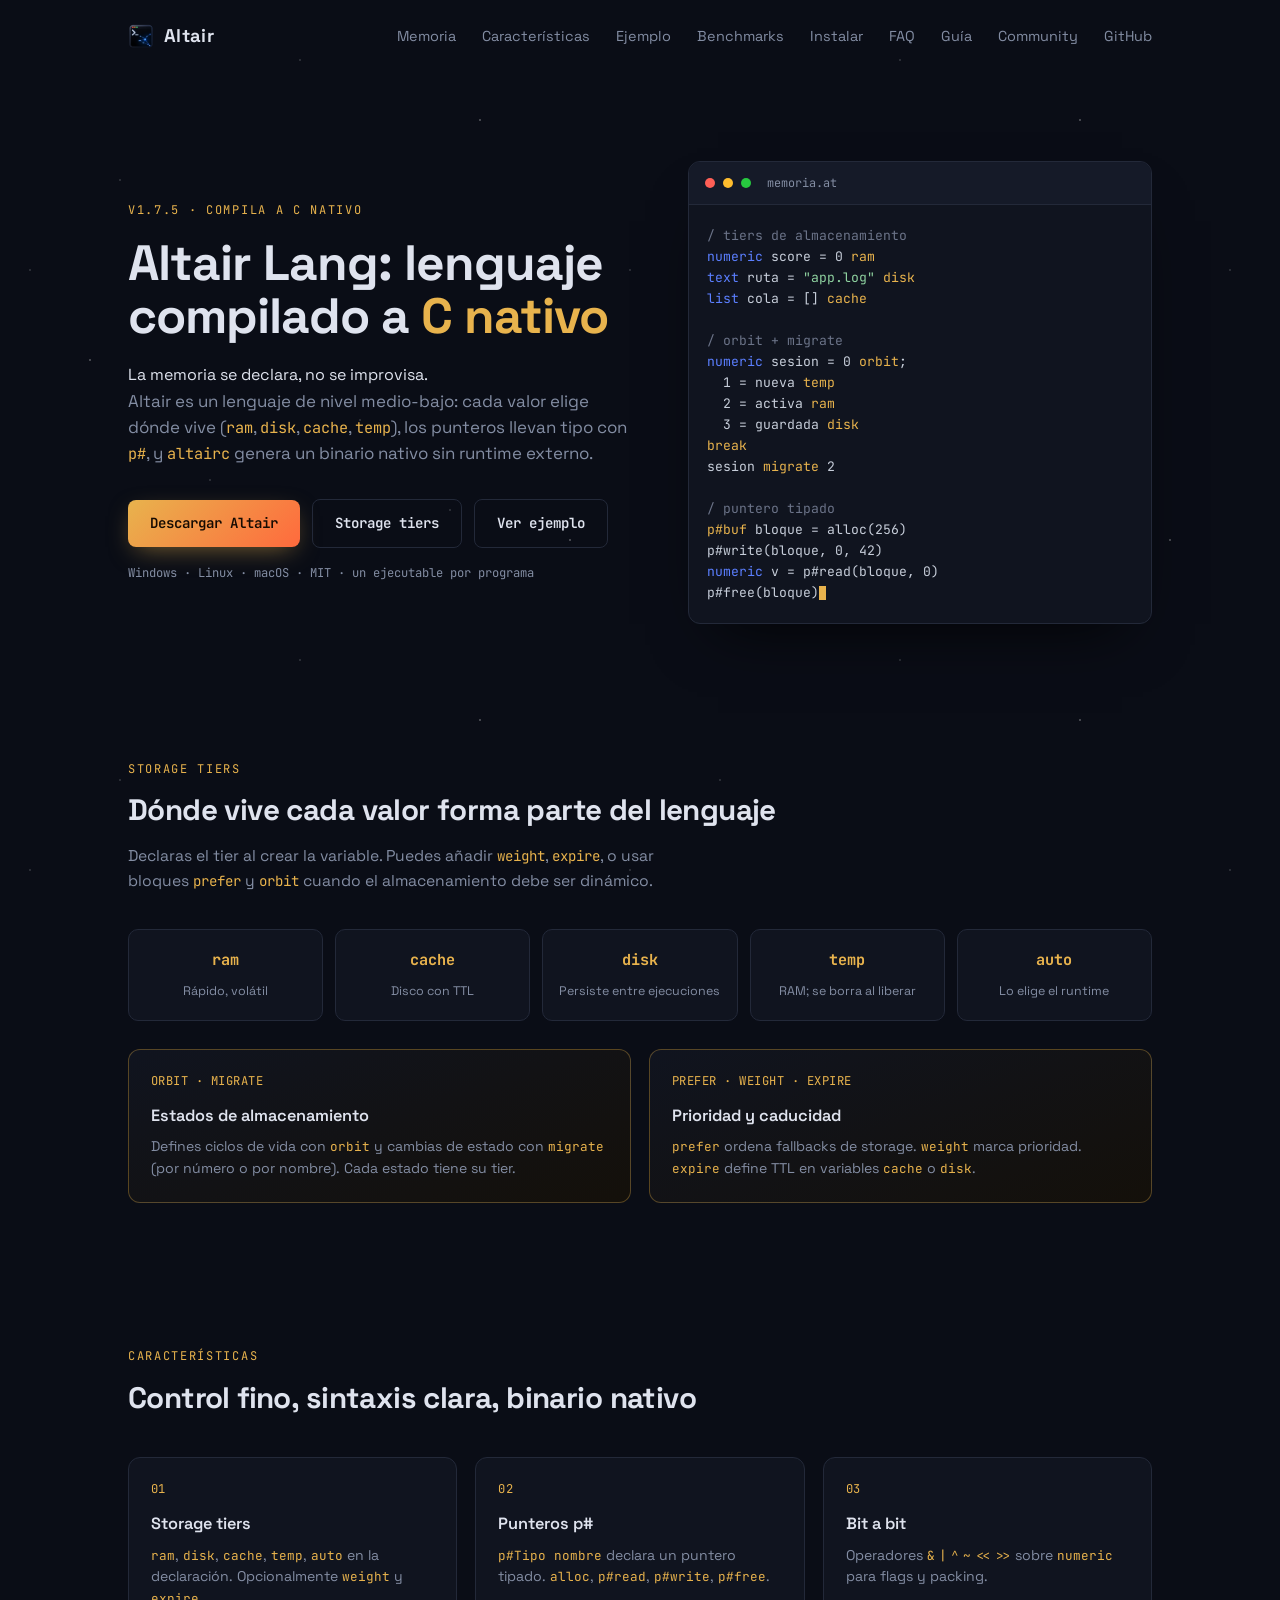
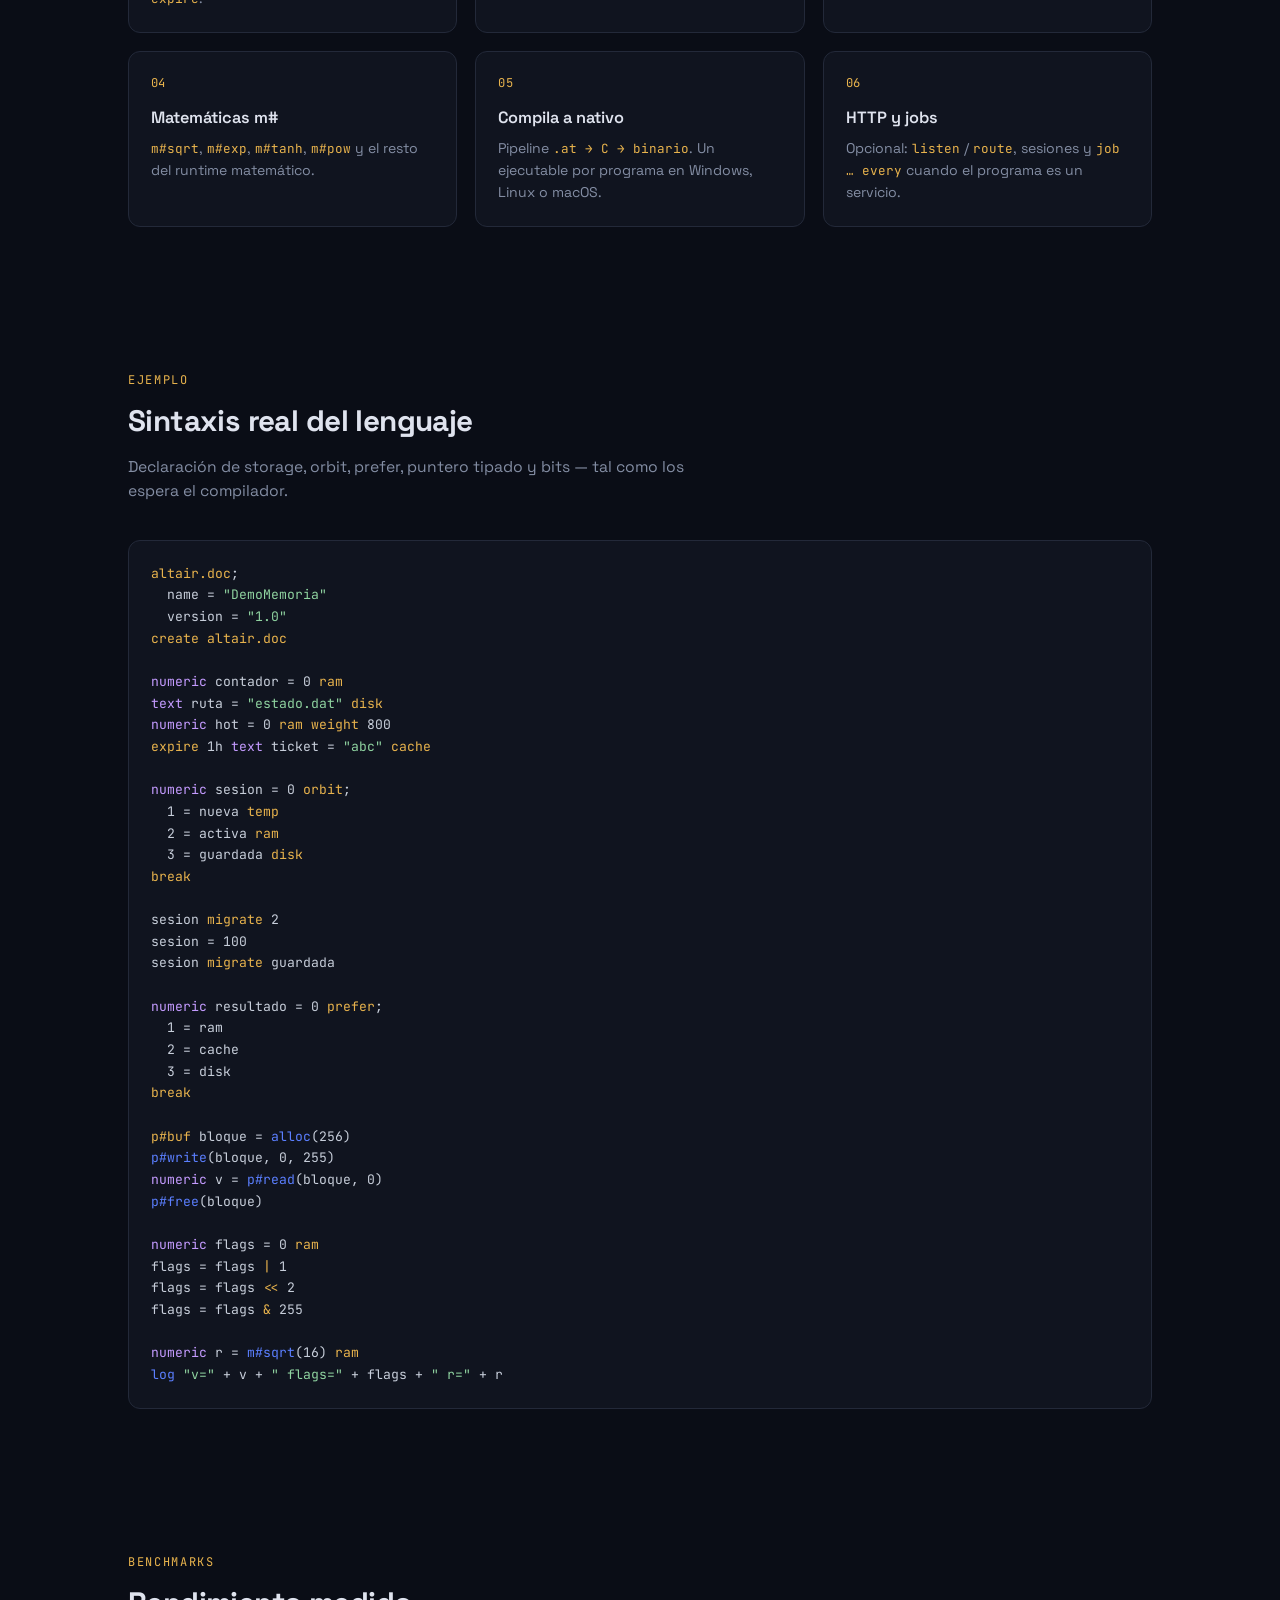
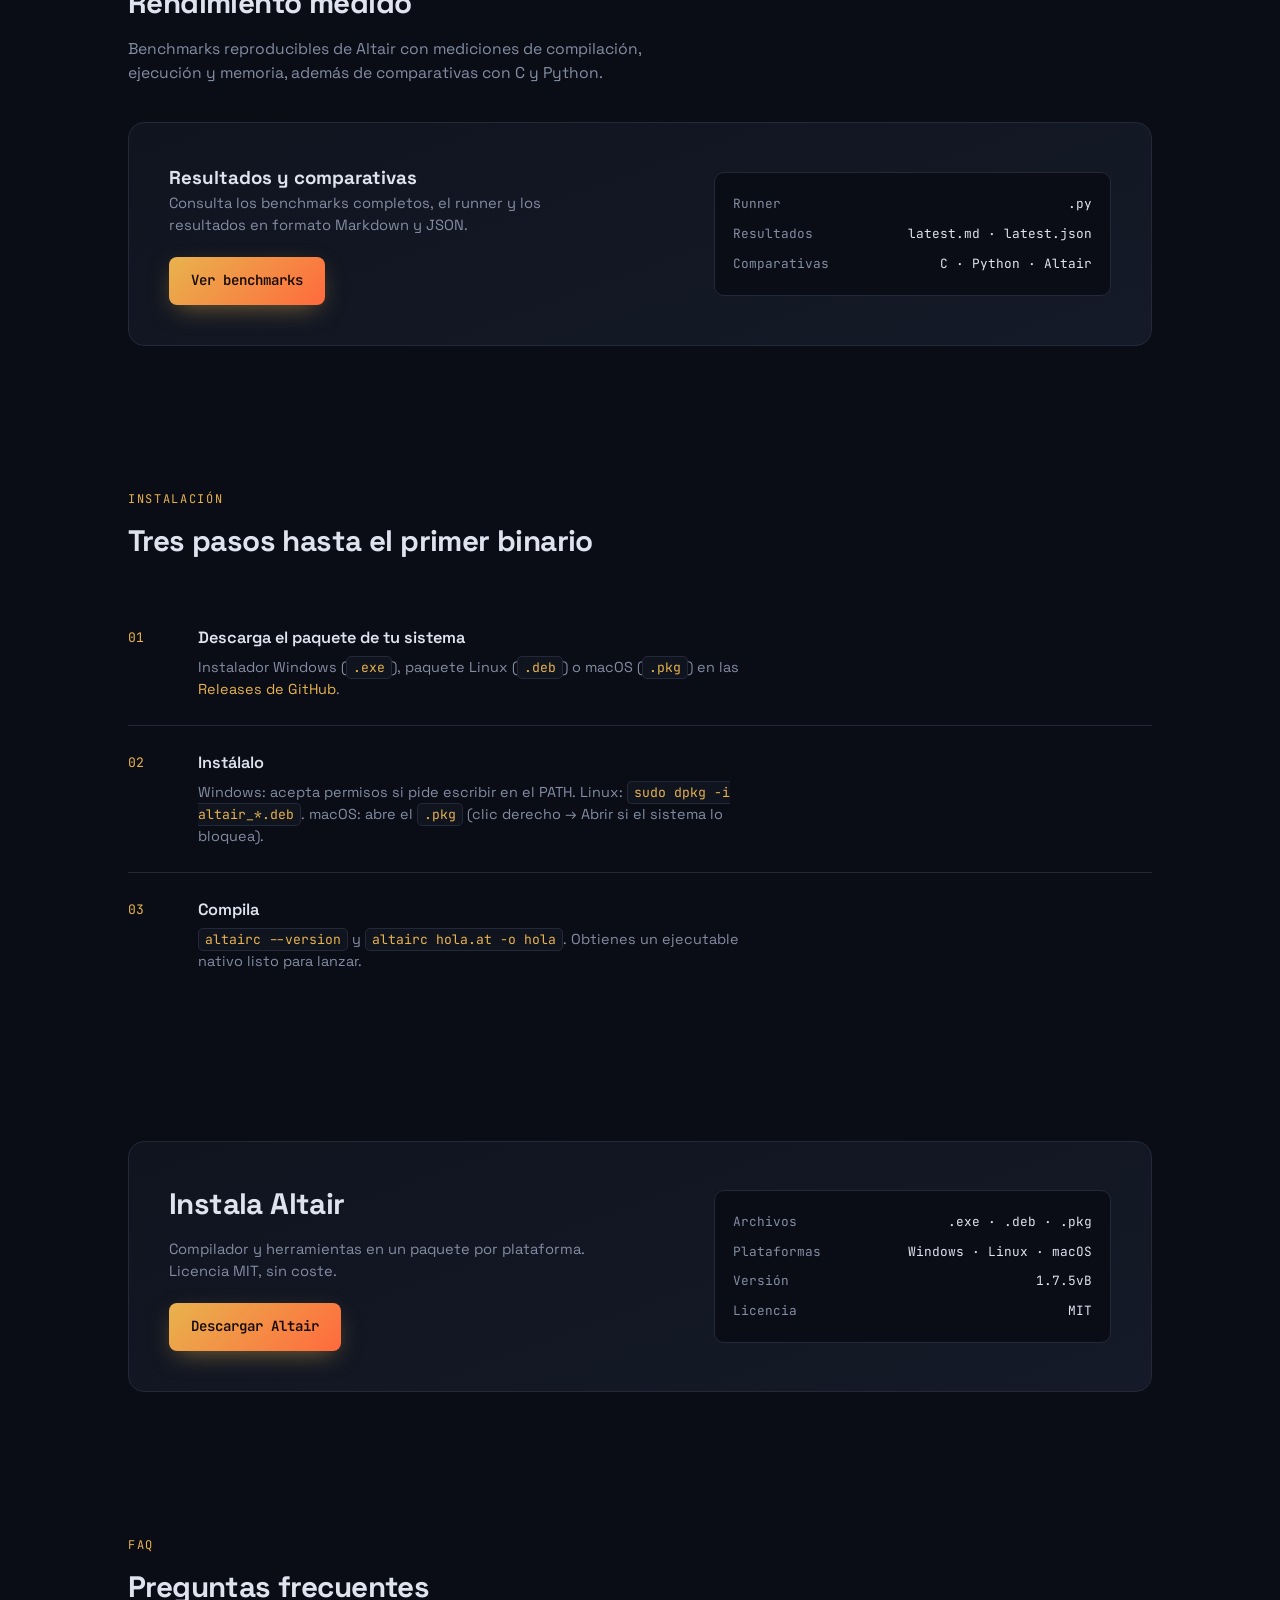
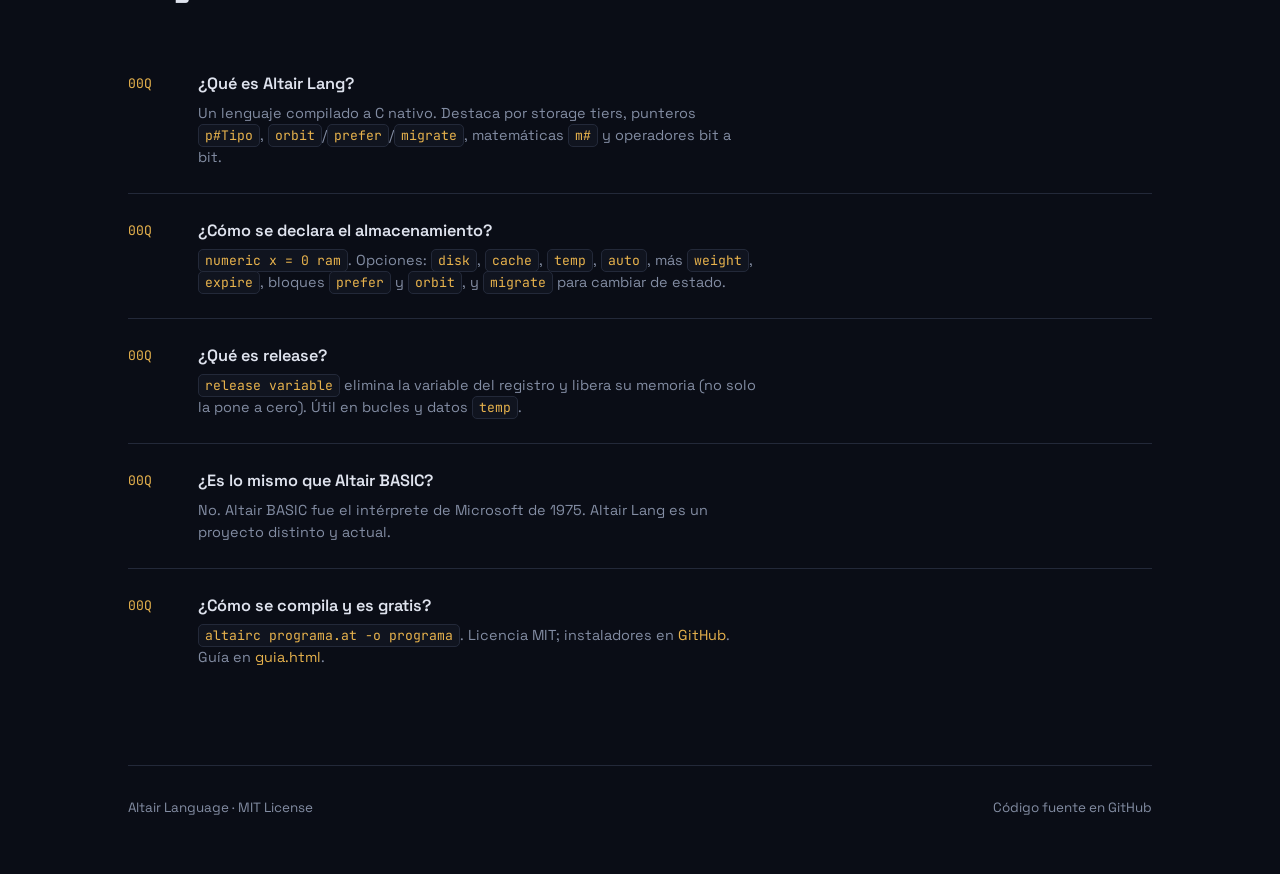
<file: docs/index.html>
<!DOCTYPE html>
<html lang="es">
<head>
<meta charset="UTF-8">
<meta name="viewport" content="width=device-width, initial-scale=1.0">
<title>Altair Lang — Lenguaje compilado a C nativo</title>
<meta name="description" content="Altair Lang: lenguaje compilado a C nativo con runtime embebido. Storage tiers (ram, disk, cache, temp), orbit, prefer, migrate, punteros p#, tokens de un solo uso, snapshot completo, servidor HTTP integrado y gráficos raylib. Binarios nativos para Windows, Linux y macOS.">
<meta name="keywords" content="altair, altair lang, altair language, altairc, altair compiler, lenguaje altair, storage tiers, orbit, prefer, migrate, p#, punteros, token, snapshot, servidor http, raylib, transpilador a C, lexer, parser, AST, runtime, binario nativo, windows linux macos">
<meta name="author" content="Altair Language">
<link rel="canonical" href="https://victios7.github.io/Altair/">
<meta name="robots" content="index, follow">
<link rel="icon" type="image/png" href="ALTAIR_LOGO.png">
<link rel="apple-touch-icon" type="image/png" href="ALTAIR_LOGO.png">
<meta property="og:type" content="website">
<meta property="og:site_name" content="Altair Lang">
<meta property="og:title" content="Altair Lang — Control de memoria y binario nativo">
<meta property="og:description" content="Storage tiers, p#, orbit, prefer, operadores bit a bit. Compilado a C nativo para Windows, Linux y macOS.">
<meta property="og:url" content="https://victios7.github.io/Altair/">
<meta property="og:image" content="https://victios7.github.io/Altair/altair logo.png">
<meta name="twitter:card" content="summary">
<meta name="twitter:title" content="Altair Lang">
<meta name="twitter:description" content="Storage tiers, p#, orbit/prefer y binario nativo. Compilado a C.">
<script type="application/ld+json">
{
  "@context": "https://schema.org",
  "@type": "SoftwareApplication",
  "name": "Altair Lang",
  "alternateName": ["Altair", "Altair Language"],
  "applicationCategory": "DeveloperApplication",
  "operatingSystem": ["Windows", "Linux", "macOS"],
  "description": "Lenguaje de programación compilado a C nativo con storage tiers, memoria p#, orbit/prefer y operadores bit a bit.",
  "softwareVersion": "1.7.5",
  "license": "https://victios7.github.io/Altair/LICENSE",
  "url": "https://victios7.github.io/Altair/"
}
</script>
<script type="application/ld+json">
{
  "@context": "https://schema.org",
  "@type": "FAQPage",
  "mainEntity": [
    {
      "@type": "Question",
      "name": "¿Qué es Altair Lang?",
      "acceptedAnswer": {
        "@type": "Answer",
        "text": "Altair es un lenguaje compilado que transpila a C y genera un binario nativo. Destaca por los storage tiers (ram, disk, cache, temp, auto), punteros p#, orbit/prefer y operadores bit a bit."
      }
    },
    {
      "@type": "Question",
      "name": "¿Cómo se declara el almacenamiento de una variable?",
      "acceptedAnswer": {
        "@type": "Answer",
        "text": "Con un tier al declarar: numeric x = 0 ram. También weight, expire, bloques prefer y orbit, y migrate para cambiar el estado de un orbit."
      }
    },
    {
      "@type": "Question",
      "name": "¿Altair Lang es lo mismo que Altair BASIC?",
      "acceptedAnswer": {
        "@type": "Answer",
        "text": "No. Altair BASIC fue el intérprete de Microsoft de 1975 para el Altair 8800. Altair Lang es un lenguaje distinto y moderno."
      }
    },
    {
      "@type": "Question",
      "name": "¿Cómo se compila un programa en Altair?",
      "acceptedAnswer": {
        "@type": "Answer",
        "text": "altairc programa.at -o programa genera un binario nativo para Windows, Linux o macOS."
      }
    },
    {
      "@type": "Question",
      "name": "¿Altair es gratis?",
      "acceptedAnswer": {
        "@type": "Answer",
        "text": "Sí, licencia MIT. Instaladores y código en GitHub."
      }
    }
  ]
}
</script>
<link rel="preconnect" href="https://fonts.googleapis.com">
<link href="https://fonts.googleapis.com/css2?family=Space+Grotesk:wght@400;500;600;700&family=JetBrains+Mono:wght@400;500;600;700&display=swap" rel="stylesheet">
<style>
  :root{
    --bg: #0a0d16;
    --bg-panel: #10141f;
    --bg-panel-2: #151a28;
    --line: #232939;
    --text: #dfe3ee;
    --text-dim: #838da3;
    --gold: #e8b34d;
    --ember: #ff6a3d;
    --blue-glow: #5b7fff;
    --font-display: 'Space Grotesk', sans-serif;
    --font-mono: 'JetBrains Mono', monospace;
  }
  *{margin:0;padding:0;box-sizing:border-box;}
  html{scroll-behavior:smooth;}
  body{
    background:var(--bg);
    color:var(--text);
    font-family:var(--font-display);
    line-height:1.55;
    overflow-x:hidden;
  }
  a{color:inherit;}
  code{font-family:var(--font-mono); color:var(--gold); font-size:.9em;}
  #stars{
    position:fixed; inset:0; z-index:0; pointer-events:none;
    background:
      radial-gradient(1px 1px at 20% 30%, #fff, transparent),
      radial-gradient(1px 1px at 60% 70%, #fff, transparent),
      radial-gradient(1.5px 1.5px at 80% 20%, #fff, transparent),
      radial-gradient(1px 1px at 35% 80%, #fff, transparent),
      radial-gradient(1px 1px at 90% 55%, #fff, transparent),
      radial-gradient(1.5px 1.5px at 15% 60%, #fff, transparent),
      radial-gradient(1px 1px at 50% 10%, #fff, transparent),
      radial-gradient(1px 1px at 75% 85%, #fff, transparent),
      radial-gradient(1px 1px at 5% 45%, #fff, transparent),
      radial-gradient(1.5px 1.5px at 95% 90%, #fff, transparent);
    background-repeat:repeat;
    background-size:600px 600px;
    opacity:.45;
  }
  .wrap{max-width:1080px; margin:0 auto; padding:0 28px; position:relative; z-index:1;}
  nav{
    display:flex; align-items:center; justify-content:space-between;
    padding:22px 0;
  }
  .brand{display:flex; align-items:center; gap:10px; font-weight:700; letter-spacing:.02em; font-size:1.15rem; text-decoration:none;}
  .brand img{width:26px; height:26px;}
  .navlinks{display:flex; gap:26px; font-size:.9rem; color:var(--text-dim); flex-wrap:wrap;}
  .navlinks a{text-decoration:none;}
  .navlinks a:hover{color:var(--gold);}
  .hero{
    padding:88px 0 64px;
    display:grid; grid-template-columns:1.05fr .95fr; gap:48px; align-items:center;
  }
  .eyebrow{
    font-family:var(--font-mono); font-size:.75rem; color:var(--gold);
    letter-spacing:.14em; text-transform:uppercase; margin-bottom:16px;
  }
  h1{
    font-size:3.1rem; font-weight:700; line-height:1.08; letter-spacing:-.02em;
    margin-bottom:20px;
  }
  h1 .accent{color:var(--gold);}
  .lede{
    font-size:1.06rem; color:var(--text-dim); max-width:48ch; margin-bottom:32px;
  }
  .cta-row{display:flex; gap:12px; flex-wrap:wrap; align-items:center;}
  .btn{
    font-family:var(--font-mono); font-weight:600; font-size:.88rem;
    padding:13px 22px; border-radius:8px; text-decoration:none;
    display:inline-flex; align-items:center; gap:8px;
    transition:transform .15s ease, box-shadow .15s ease, border-color .15s ease;
  }
  .btn-primary{
    background:linear-gradient(135deg, var(--gold), var(--ember));
    color:#160b02;
    box-shadow:0 8px 26px -8px rgba(232,179,77,.55);
  }
  .btn-primary:hover{transform:translateY(-2px);}
  .btn-ghost{
    border:1px solid var(--line); color:var(--text);
  }
  .btn-ghost:hover{border-color:var(--gold); color:var(--gold);}
  .meta-line{
    font-family:var(--font-mono); font-size:.76rem; color:var(--text-dim); margin-top:16px;
  }
  .terminal{
    background:var(--bg-panel);
    border:1px solid var(--line);
    border-radius:12px;
    overflow:hidden;
    box-shadow:0 30px 60px -30px rgba(0,0,0,.85);
  }
  .term-bar{
    display:flex; align-items:center; gap:8px;
    padding:12px 16px; background:var(--bg-panel-2); border-bottom:1px solid var(--line);
  }
  .dot{width:10px; height:10px; border-radius:50%;}
  .dot.r{background:#ff5f56;} .dot.y{background:#ffbd2e;} .dot.g{background:#27c93f;}
  .term-title{margin-left:8px; font-family:var(--font-mono); font-size:.74rem; color:var(--text-dim);}
  .term-body{
    padding:20px 18px; font-family:var(--font-mono); font-size:.82rem;
    color:#c7ceda; min-height:280px; line-height:1.6;
  }
  .term-body .p{color:var(--gold);}
  .term-body .c{color:#6b7388;}
  .term-body .s{color:#8fd3a0;}
  .term-body .k{color:var(--blue-glow);}
  .caret{display:inline-block; width:7px; height:14px; background:var(--gold); vertical-align:middle; animation:blink 1s step-end infinite;}
  @keyframes blink{50%{opacity:0;}}
  section{padding:72px 0;}
  .section-head{margin-bottom:36px;}
  .section-head .eyebrow{margin-bottom:10px;}
  h2{font-size:1.85rem; font-weight:700; letter-spacing:-.02em;}
  .section-head p{color:var(--text-dim); margin-top:10px; max-width:58ch; font-size:.98rem;}
  .tier-row{
    display:grid; grid-template-columns:repeat(5, 1fr); gap:12px; margin-bottom:28px;
  }
  .tier{
    background:var(--bg-panel); border:1px solid var(--line); border-radius:10px;
    padding:18px 12px; text-align:center;
  }
  .tier strong{
    display:block; font-family:var(--font-mono); color:var(--gold);
    font-size:.95rem; margin-bottom:6px;
  }
  .tier span{font-size:.78rem; color:var(--text-dim); line-height:1.4;}
  .grid{display:grid; grid-template-columns:repeat(3, 1fr); gap:18px;}
  .grid-2{display:grid; grid-template-columns:1fr 1fr; gap:18px;}
  .card{
    background:var(--bg-panel); border:1px solid var(--line); border-radius:12px;
    padding:22px; transition:border-color .15s ease, transform .15s ease;
  }
  .card:hover{border-color:#3a4258; transform:translateY(-2px);}
  .card.featured{
    border-color:rgba(232,179,77,.32);
    background:linear-gradient(160deg, var(--bg-panel), #14100a);
  }
  .card .icon{font-family:var(--font-mono); color:var(--gold); font-size:.76rem; margin-bottom:12px; display:block; letter-spacing:.04em;}
  .card h3{font-size:1.02rem; margin-bottom:8px; font-weight:600;}
  .card p{font-size:.88rem; color:var(--text-dim);}
  .steps{counter-reset:step;}
  .step{
    display:grid; grid-template-columns:52px 1fr; gap:18px;
    padding:24px 0; border-bottom:1px solid var(--line);
  }
  .step:last-child{border-bottom:none;}
  .step-num{
    counter-increment:step; font-family:var(--font-mono); color:var(--gold);
    font-size:.82rem; padding-top:3px;
  }
  .step-num::before{content: counter(step, decimal-leading-zero);}
  .step h3{font-size:1.02rem; margin-bottom:6px; font-weight:600;}
  .step p{color:var(--text-dim); font-size:.9rem; max-width:62ch;}
  .step code{
    background:var(--bg-panel); border:1px solid var(--line); border-radius:5px;
    padding:2px 6px; font-family:var(--font-mono); font-size:.82rem; color:var(--gold);
  }
  .code-block{
    background:var(--bg-panel); border:1px solid var(--line); border-radius:12px;
    padding:22px; font-family:var(--font-mono); font-size:.82rem; overflow-x:auto;
    color:#c7ceda; line-height:1.65;
  }
  .code-block .kw{color:var(--gold);}
  .code-block .str{color:#8fd3a0;}
  .code-block .cm{color:#5f6779;}
  .code-block .fn{color:var(--blue-glow);}
  .code-block .ty{color:#c49bff;}
  .download-panel{
    background:linear-gradient(160deg, var(--bg-panel), var(--bg-panel-2));
    border:1px solid var(--line); border-radius:16px; padding:40px;
    display:grid; grid-template-columns:1.3fr 1fr; gap:28px; align-items:center;
  }
  .download-panel h2{margin-bottom:10px;}
  .download-panel p{color:var(--text-dim); font-size:.92rem; max-width:48ch;}
  .file-info{
    background:var(--bg); border:1px solid var(--line); border-radius:10px; padding:16px 18px;
    font-family:var(--font-mono); font-size:.8rem; color:var(--text-dim);
  }
  .file-info div{display:flex; justify-content:space-between; padding:5px 0; gap:12px;}
  .file-info span:last-child{color:var(--text); text-align:right;}
  footer{
    border-top:1px solid var(--line); padding:32px 0 56px;
    display:flex; justify-content:space-between; align-items:center;
    font-size:.84rem; color:var(--text-dim); flex-wrap:wrap; gap:12px;
  }
  footer a{text-decoration:none;}
  footer a:hover{color:var(--gold);}
  @media (max-width: 900px){
    .hero{grid-template-columns:1fr; padding-top:56px;}
    h1{font-size:2.25rem;}
    .grid{grid-template-columns:1fr;}
    .grid-2{grid-template-columns:1fr;}
    .tier-row{grid-template-columns:1fr 1fr;}
    .download-panel{grid-template-columns:1fr;}
    .navlinks{display:none;}
  }
</style>
</head>
<body>
<div id="stars"></div>
<div class="wrap">
  <nav>
    <a class="brand" href="#"><img src="altair logo.png" alt=""> Altair</a>
    <div class="navlinks">
      <a href="#memoria">Memoria</a>
      <a href="#caracteristicas">Características</a>
      <a href="#ejemplo">Ejemplo</a>
      <a href="#benchmarks">Benchmarks</a>
      <a href="#instalar">Instalar</a>
      <a href="#faq">FAQ</a>
      <a href="guia.html">Guía</a>
      <a href="community/index.html">Community</a>
      <a href="https://github.com/victios7/Altair" target="_blank" rel="noopener">GitHub</a>
    </div>
  </nav>

  <section class="hero">
    <div>
      <div class="eyebrow">v1.7.5 · compila a C nativo</div>
      <h1>Altair Lang: lenguaje compilado a <span class="accent">C nativo</span></h1>
      <p class="tagline">La memoria se declara, no se improvisa.</p>
      <p class="lede">
        Altair es un lenguaje de nivel medio-bajo: cada valor elige dónde vive
        (<code>ram</code>, <code>disk</code>, <code>cache</code>, <code>temp</code>),
        los punteros llevan tipo con <code>p#</code>, y <code>altairc</code>
        genera un binario nativo sin runtime externo.
      </p>
      <div class="cta-row">
        <a class="btn btn-primary" href="https://github.com/victios7/Altair/releases/latest">Descargar Altair</a>
        <a class="btn btn-ghost" href="#memoria">Storage tiers</a>
        <a class="btn btn-ghost" href="#ejemplo">Ver ejemplo</a>
      </div>
      <div class="meta-line">Windows · Linux · macOS · MIT · un ejecutable por programa</div>
    </div>
    <div class="terminal">
      <div class="term-bar">
        <span class="dot r"></span><span class="dot y"></span><span class="dot g"></span>
        <span class="term-title">memoria.at</span>
      </div>
      <div class="term-body">
<span class="c">/ tiers de almacenamiento</span><br>
<span class="k">numeric</span> score = 0 <span class="p">ram</span><br>
<span class="k">text</span> ruta = <span class="s">"app.log"</span> <span class="p">disk</span><br>
<span class="k">list</span> cola = [] <span class="p">cache</span><br><br>
<span class="c">/ orbit + migrate</span><br>
<span class="k">numeric</span> sesion = 0 <span class="p">orbit</span>;<br>
&nbsp;&nbsp;1 = nueva <span class="p">temp</span><br>
&nbsp;&nbsp;2 = activa <span class="p">ram</span><br>
&nbsp;&nbsp;3 = guardada <span class="p">disk</span><br>
<span class="p">break</span><br>
sesion <span class="p">migrate</span> 2<br><br>
<span class="c">/ puntero tipado</span><br>
<span class="p">p#buf</span> bloque = <span class="fn">alloc</span>(256)<br>
<span class="fn">p#write</span>(bloque, 0, 42)<br>
<span class="k">numeric</span> v = <span class="fn">p#read</span>(bloque, 0)<br>
<span class="fn">p#free</span>(bloque)<span class="caret"></span>
      </div>
    </div>
  </section>

  <section id="memoria">
    <div class="section-head">
      <div class="eyebrow">Storage tiers</div>
      <h2>Dónde vive cada valor forma parte del lenguaje</h2>
      <p>
        Declaras el tier al crear la variable. Puedes añadir <code>weight</code>,
        <code>expire</code>, o usar bloques <code>prefer</code> y <code>orbit</code>
        cuando el almacenamiento debe ser dinámico.
      </p>
    </div>
    <div class="tier-row">
      <div class="tier"><strong>ram</strong><span>Rápido, volátil</span></div>
      <div class="tier"><strong>cache</strong><span>Disco con TTL</span></div>
      <div class="tier"><strong>disk</strong><span>Persiste entre ejecuciones</span></div>
      <div class="tier"><strong>temp</strong><span>RAM; se borra al liberar</span></div>
      <div class="tier"><strong>auto</strong><span>Lo elige el runtime</span></div>
    </div>
    <div class="grid-2">
      <div class="card featured">
        <span class="icon">ORBIT · MIGRATE</span>
        <h3>Estados de almacenamiento</h3>
        <p>
          Defines ciclos de vida con <code>orbit</code> y cambias de estado con
          <code>migrate</code> (por número o por nombre). Cada estado tiene su tier.
        </p>
      </div>
      <div class="card featured">
        <span class="icon">PREFER · WEIGHT · EXPIRE</span>
        <h3>Prioridad y caducidad</h3>
        <p>
          <code>prefer</code> ordena fallbacks de storage.
          <code>weight</code> marca prioridad.
          <code>expire</code> define TTL en variables <code>cache</code> o <code>disk</code>.
        </p>
      </div>
    </div>
  </section>

  <section id="caracteristicas">
    <div class="section-head">
      <div class="eyebrow">Características</div>
      <h2>Control fino, sintaxis clara, binario nativo</h2>
    </div>
    <div class="grid">
      <div class="card">
        <span class="icon">01</span>
        <h3>Storage tiers</h3>
        <p><code>ram</code>, <code>disk</code>, <code>cache</code>, <code>temp</code>, <code>auto</code> en la declaración. Opcionalmente <code>weight</code> y <code>expire</code>.</p>
      </div>
      <div class="card">
        <span class="icon">02</span>
        <h3>Punteros p#</h3>
        <p><code>p#Tipo nombre</code> declara un puntero tipado. <code>alloc</code>, <code>p#read</code>, <code>p#write</code>, <code>p#free</code>.</p>
      </div>
      <div class="card">
        <span class="icon">03</span>
        <h3>Bit a bit</h3>
        <p>Operadores <code>&amp;</code> <code>|</code> <code>^</code> <code>~</code> <code>&lt;&lt;</code> <code>&gt;&gt;</code> sobre <code>numeric</code> para flags y packing.</p>
      </div>
      <div class="card">
        <span class="icon">04</span>
        <h3>Matemáticas m#</h3>
        <p><code>m#sqrt</code>, <code>m#exp</code>, <code>m#tanh</code>, <code>m#pow</code> y el resto del runtime matemático.</p>
      </div>
      <div class="card">
        <span class="icon">05</span>
        <h3>Compila a nativo</h3>
        <p>Pipeline <code>.at → C → binario</code>. Un ejecutable por programa en Windows, Linux o macOS.</p>
      </div>
      <div class="card">
        <span class="icon">06</span>
        <h3>HTTP y jobs</h3>
        <p>Opcional: <code>listen</code> / <code>route</code>, sesiones y <code>job … every</code> cuando el programa es un servicio.</p>
      </div>
    </div>
  </section>

  <section id="ejemplo">
    <div class="section-head">
      <div class="eyebrow">Ejemplo</div>
      <h2>Sintaxis real del lenguaje</h2>
      <p>Declaración de storage, orbit, prefer, puntero tipado y bits — tal como los espera el compilador.</p>
    </div>
    <div class="code-block">
<span class="kw">altair.doc</span>;<br>
&nbsp;&nbsp;name = <span class="str">"DemoMemoria"</span><br>
&nbsp;&nbsp;version = <span class="str">"1.0"</span><br>
<span class="kw">create</span> <span class="kw">altair.doc</span><br><br>
<span class="ty">numeric</span> contador = 0 <span class="kw">ram</span><br>
<span class="ty">text</span> ruta = <span class="str">"estado.dat"</span> <span class="kw">disk</span><br>
<span class="ty">numeric</span> hot = 0 <span class="kw">ram weight</span> 800<br>
<span class="kw">expire</span> 1h <span class="ty">text</span> ticket = <span class="str">"abc"</span> <span class="kw">cache</span><br><br>
<span class="ty">numeric</span> sesion = 0 <span class="kw">orbit</span>;<br>
&nbsp;&nbsp;1 = nueva <span class="kw">temp</span><br>
&nbsp;&nbsp;2 = activa <span class="kw">ram</span><br>
&nbsp;&nbsp;3 = guardada <span class="kw">disk</span><br>
<span class="kw">break</span><br><br>
sesion <span class="kw">migrate</span> 2<br>
sesion = 100<br>
sesion <span class="kw">migrate</span> guardada<br><br>
<span class="ty">numeric</span> resultado = 0 <span class="kw">prefer</span>;<br>
&nbsp;&nbsp;1 = ram<br>
&nbsp;&nbsp;2 = cache<br>
&nbsp;&nbsp;3 = disk<br>
<span class="kw">break</span><br><br>
<span class="kw">p#buf</span> bloque = <span class="fn">alloc</span>(256)<br>
<span class="fn">p#write</span>(bloque, 0, 255)<br>
<span class="ty">numeric</span> v = <span class="fn">p#read</span>(bloque, 0)<br>
<span class="fn">p#free</span>(bloque)<br><br>
<span class="ty">numeric</span> flags = 0 <span class="kw">ram</span><br>
flags = flags <span class="kw">|</span> 1<br>
flags = flags <span class="kw">&lt;&lt;</span> 2<br>
flags = flags <span class="kw">&amp;</span> 255<br><br>
<span class="ty">numeric</span> r = <span class="fn">m#sqrt</span>(16) <span class="kw">ram</span><br>
<span class="fn">log</span> <span class="str">"v="</span> + v + <span class="str">" flags="</span> + flags + <span class="str">" r="</span> + r
    </div>
  </section>
  <section id="benchmarks">
  <div class="section-head">
    <div class="eyebrow">Benchmarks</div>
    <h2>Rendimiento medido</h2>
    <p>
      Benchmarks reproducibles de Altair con mediciones de compilación,
      ejecución y memoria, además de comparativas con C y Python.
    </p>
  </div>

  <div class="download-panel">
    <div>
      <h3>Resultados y comparativas</h3>
      <p>
        Consulta los benchmarks completos, el runner y los resultados
        en formato Markdown y JSON.
      </p>

      <div class="cta-row" style="margin-top:20px;">
        <a
          class="btn btn-primary"
          href="https://github.com/victios7/Altair/tree/main/benchmark"
          target="_blank"
          rel="noopener"
        >
          Ver benchmarks
        </a>
      </div>
    </div>

    <div class="file-info">
      <div><span>Runner</span><span>.py</span></div>
      <div><span>Resultados</span><span>latest.md · latest.json</span></div>
      <div><span>Comparativas</span><span>C · Python · Altair</span></div>
    </div>
  </div>
</section>
  <section id="instalar">
    <div class="section-head">
      <div class="eyebrow">Instalación</div>
      <h2>Tres pasos hasta el primer binario</h2>
    </div>
    <div class="steps">
      <div class="step">
        <div class="step-num"></div>
        <div>
          <h3>Descarga el paquete de tu sistema</h3>
          <p>Instalador Windows (<code>.exe</code>), paquete Linux (<code>.deb</code>) o macOS (<code>.pkg</code>) en las <a href="https://github.com/victios7/Altair/releases/latest" style="color:var(--gold);text-decoration:none;">Releases de GitHub</a>.</p>
        </div>
      </div>
      <div class="step">
        <div class="step-num"></div>
        <div>
          <h3>Instálalo</h3>
          <p>Windows: acepta permisos si pide escribir en el PATH. Linux: <code>sudo dpkg -i altair_*.deb</code>. macOS: abre el <code>.pkg</code> (clic derecho → Abrir si el sistema lo bloquea).</p>
        </div>
      </div>
      <div class="step">
        <div class="step-num"></div>
        <div>
          <h3>Compila</h3>
          <p><code>altairc --version</code> y <code>altairc hola.at -o hola</code>. Obtienes un ejecutable nativo listo para lanzar.</p>
        </div>
      </div>
    </div>
  </section>

  <section id="descarga">
    <div class="download-panel">
      <div>
        <h2>Instala Altair</h2>
        <p>Compilador y herramientas en un paquete por plataforma. Licencia MIT, sin coste.</p>
        <div class="cta-row" style="margin-top:20px;">
          <a class="btn btn-primary" href="https://github.com/victios7/Altair/releases/latest">Descargar Altair</a>
        </div>
      </div>
      <div class="file-info">
        <div><span>Archivos</span><span>.exe · .deb · .pkg</span></div>
        <div><span>Plataformas</span><span>Windows · Linux · macOS</span></div>
        <div><span>Versión</span><span>1.7.5vB</span></div>
        <div><span>Licencia</span><span>MIT</span></div>
      </div>
    </div>
  </section>

  <section id="faq">
    <div class="section-head">
      <div class="eyebrow">FAQ</div>
      <h2>Preguntas frecuentes</h2>
    </div>
    <div class="steps">
      <div class="step">
        <div class="step-num" style="counter-increment:none;">Q</div>
        <div>
          <h3>¿Qué es Altair Lang?</h3>
          <p>Un lenguaje compilado a C nativo. Destaca por storage tiers, punteros <code>p#Tipo</code>, <code>orbit</code>/<code>prefer</code>/<code>migrate</code>, matemáticas <code>m#</code> y operadores bit a bit.</p>
        </div>
      </div>
      <div class="step">
        <div class="step-num" style="counter-increment:none;">Q</div>
        <div>
          <h3>¿Cómo se declara el almacenamiento?</h3>
          <p><code>numeric x = 0 ram</code>. Opciones: <code>disk</code>, <code>cache</code>, <code>temp</code>, <code>auto</code>, más <code>weight</code>, <code>expire</code>, bloques <code>prefer</code> y <code>orbit</code>, y <code>migrate</code> para cambiar de estado.</p>
        </div>
      </div>
      <div class="step">
        <div class="step-num" style="counter-increment:none;">Q</div>
        <div>
          <h3>¿Qué es release?</h3>
          <p><code>release variable</code> elimina la variable del registro y libera su memoria (no solo la pone a cero). Útil en bucles y datos <code>temp</code>.</p>
        </div>
      </div>
      <div class="step">
        <div class="step-num" style="counter-increment:none;">Q</div>
        <div>
          <h3>¿Es lo mismo que Altair BASIC?</h3>
          <p>No. Altair BASIC fue el intérprete de Microsoft de 1975. Altair Lang es un proyecto distinto y actual.</p>
        </div>
      </div>
      <div class="step">
        <div class="step-num" style="counter-increment:none;">Q</div>
        <div>
          <h3>¿Cómo se compila y es gratis?</h3>
          <p><code>altairc programa.at -o programa</code>. Licencia MIT; instaladores en <a href="https://github.com/victios7/Altair" style="color:var(--gold);text-decoration:none;">GitHub</a>. Guía en <a href="guia.html" style="color:var(--gold);text-decoration:none;">guia.html</a>.</p>
        </div>
      </div>
    </div>
  </section>

  <footer>
    <div>Altair Language · MIT License</div>
    <div><a href="https://github.com/victios7/Altair">Código fuente en GitHub</a></div>
  </footer>
</div>
</body>
</html>
</file>
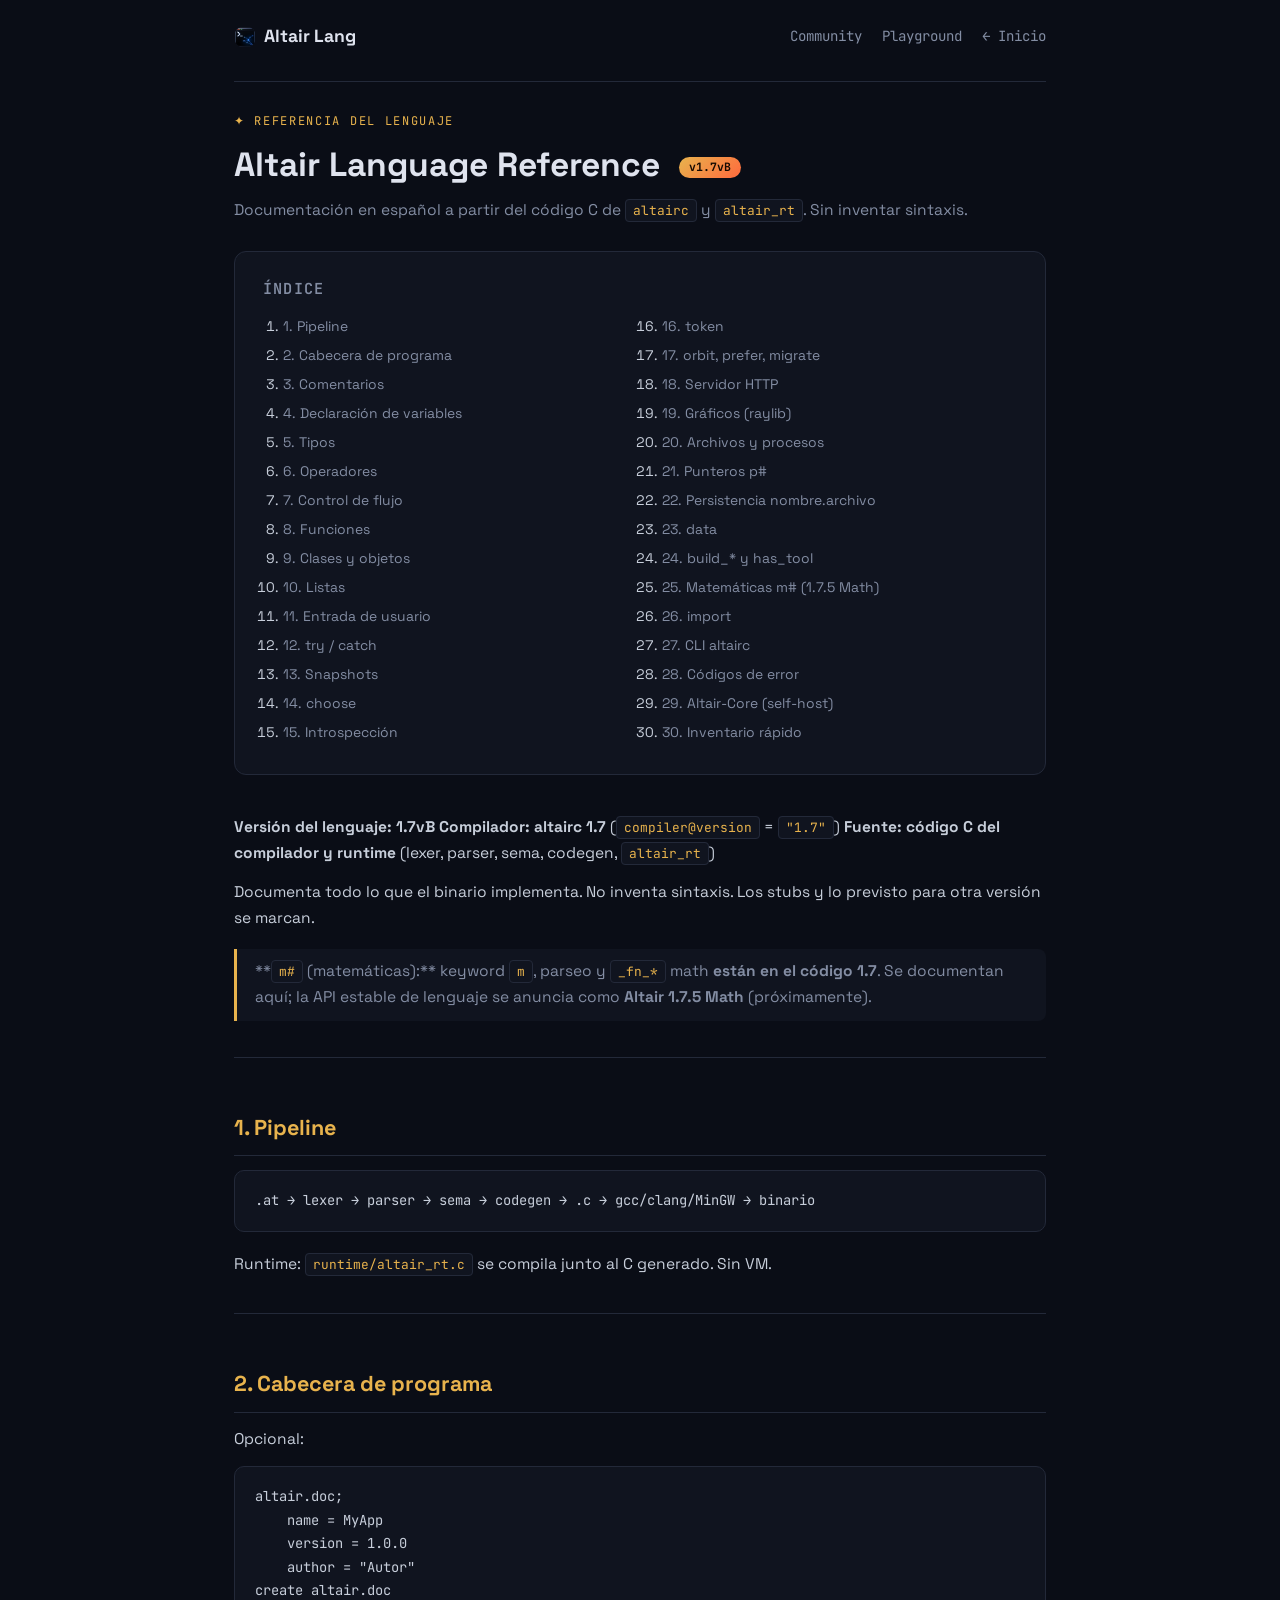
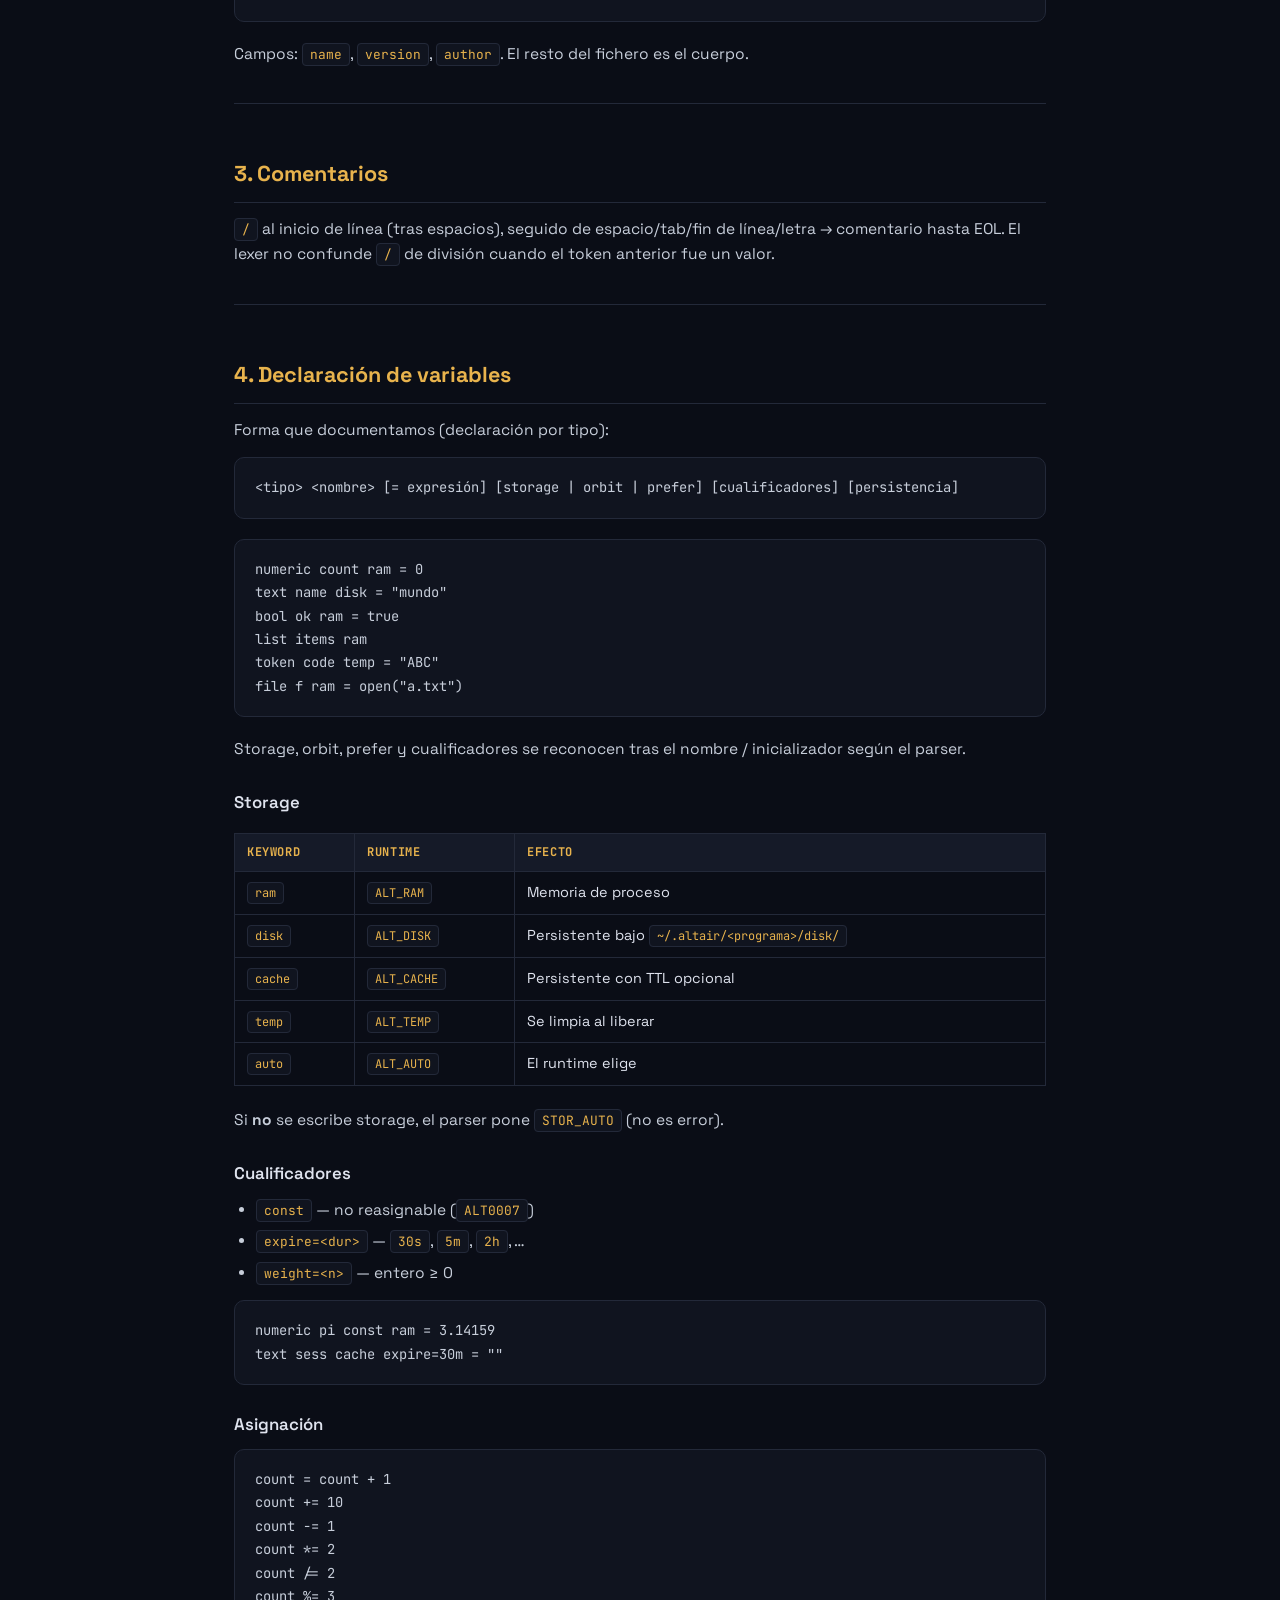
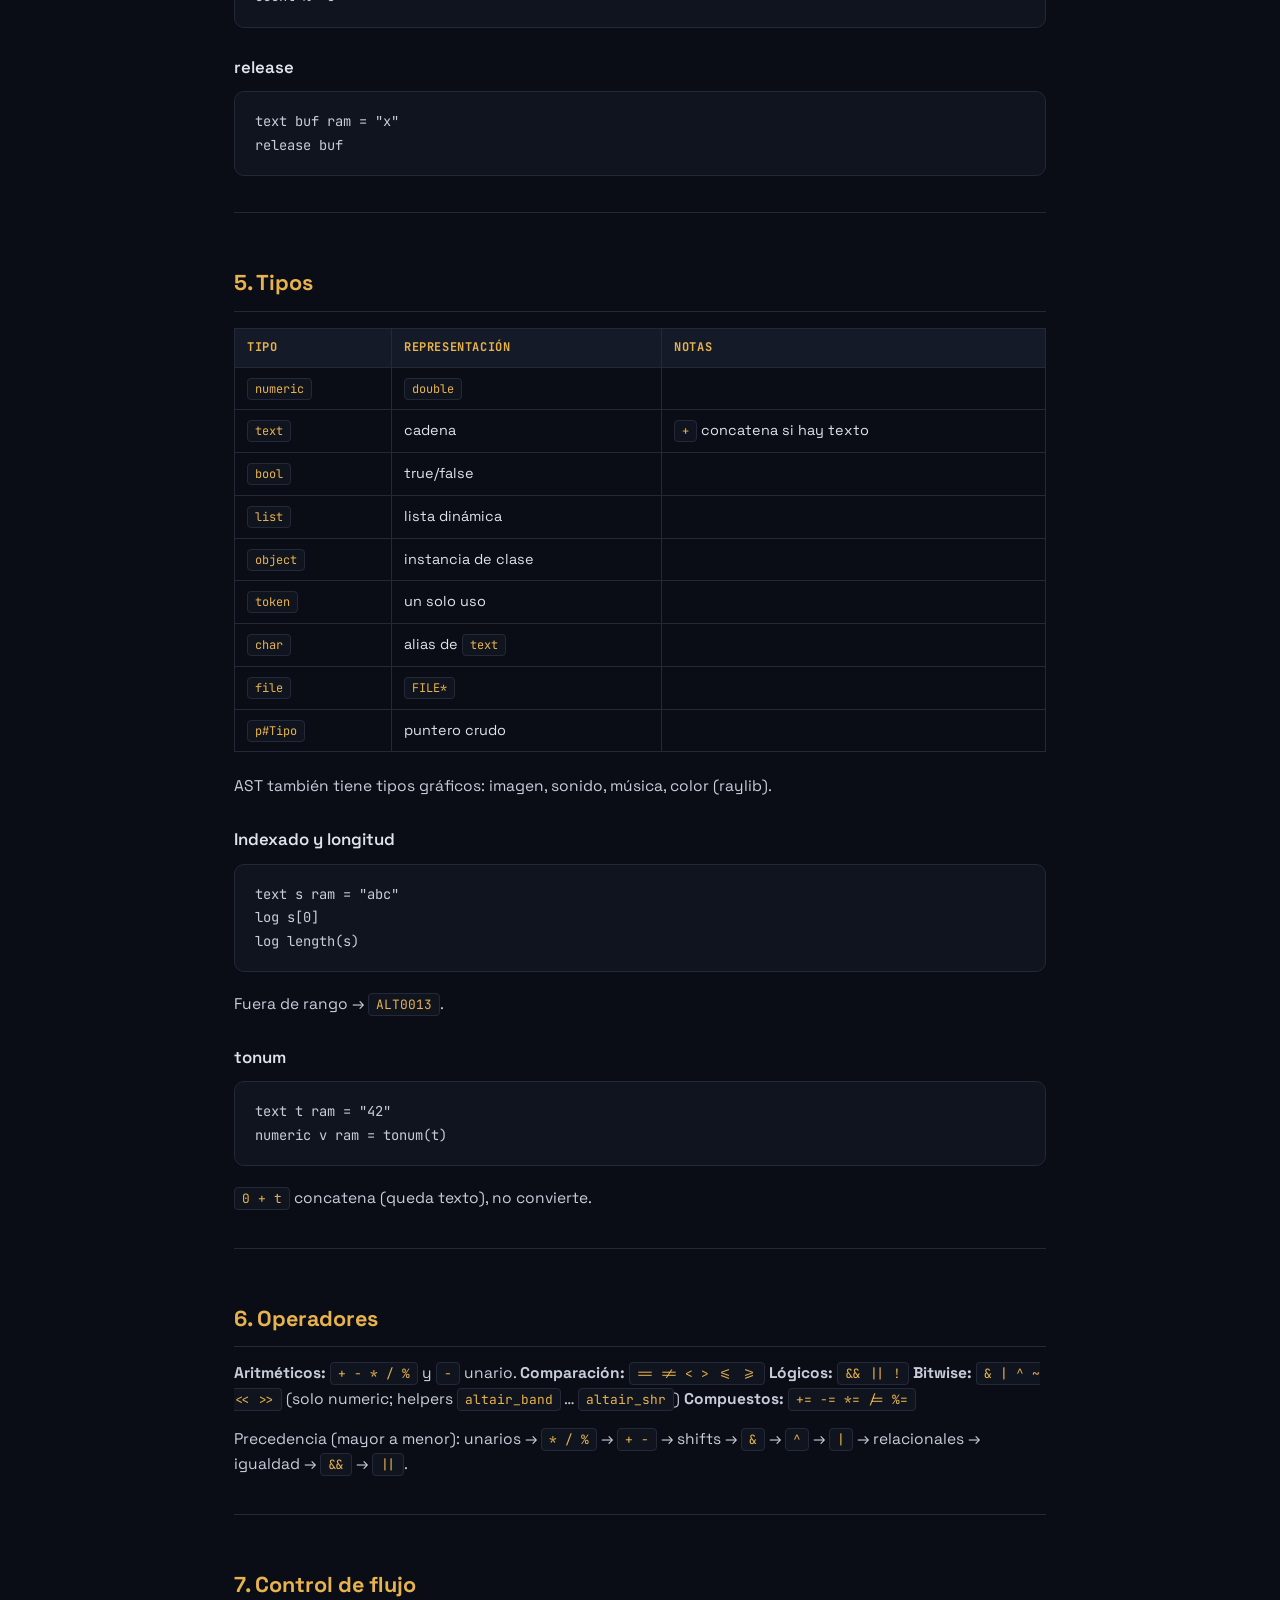
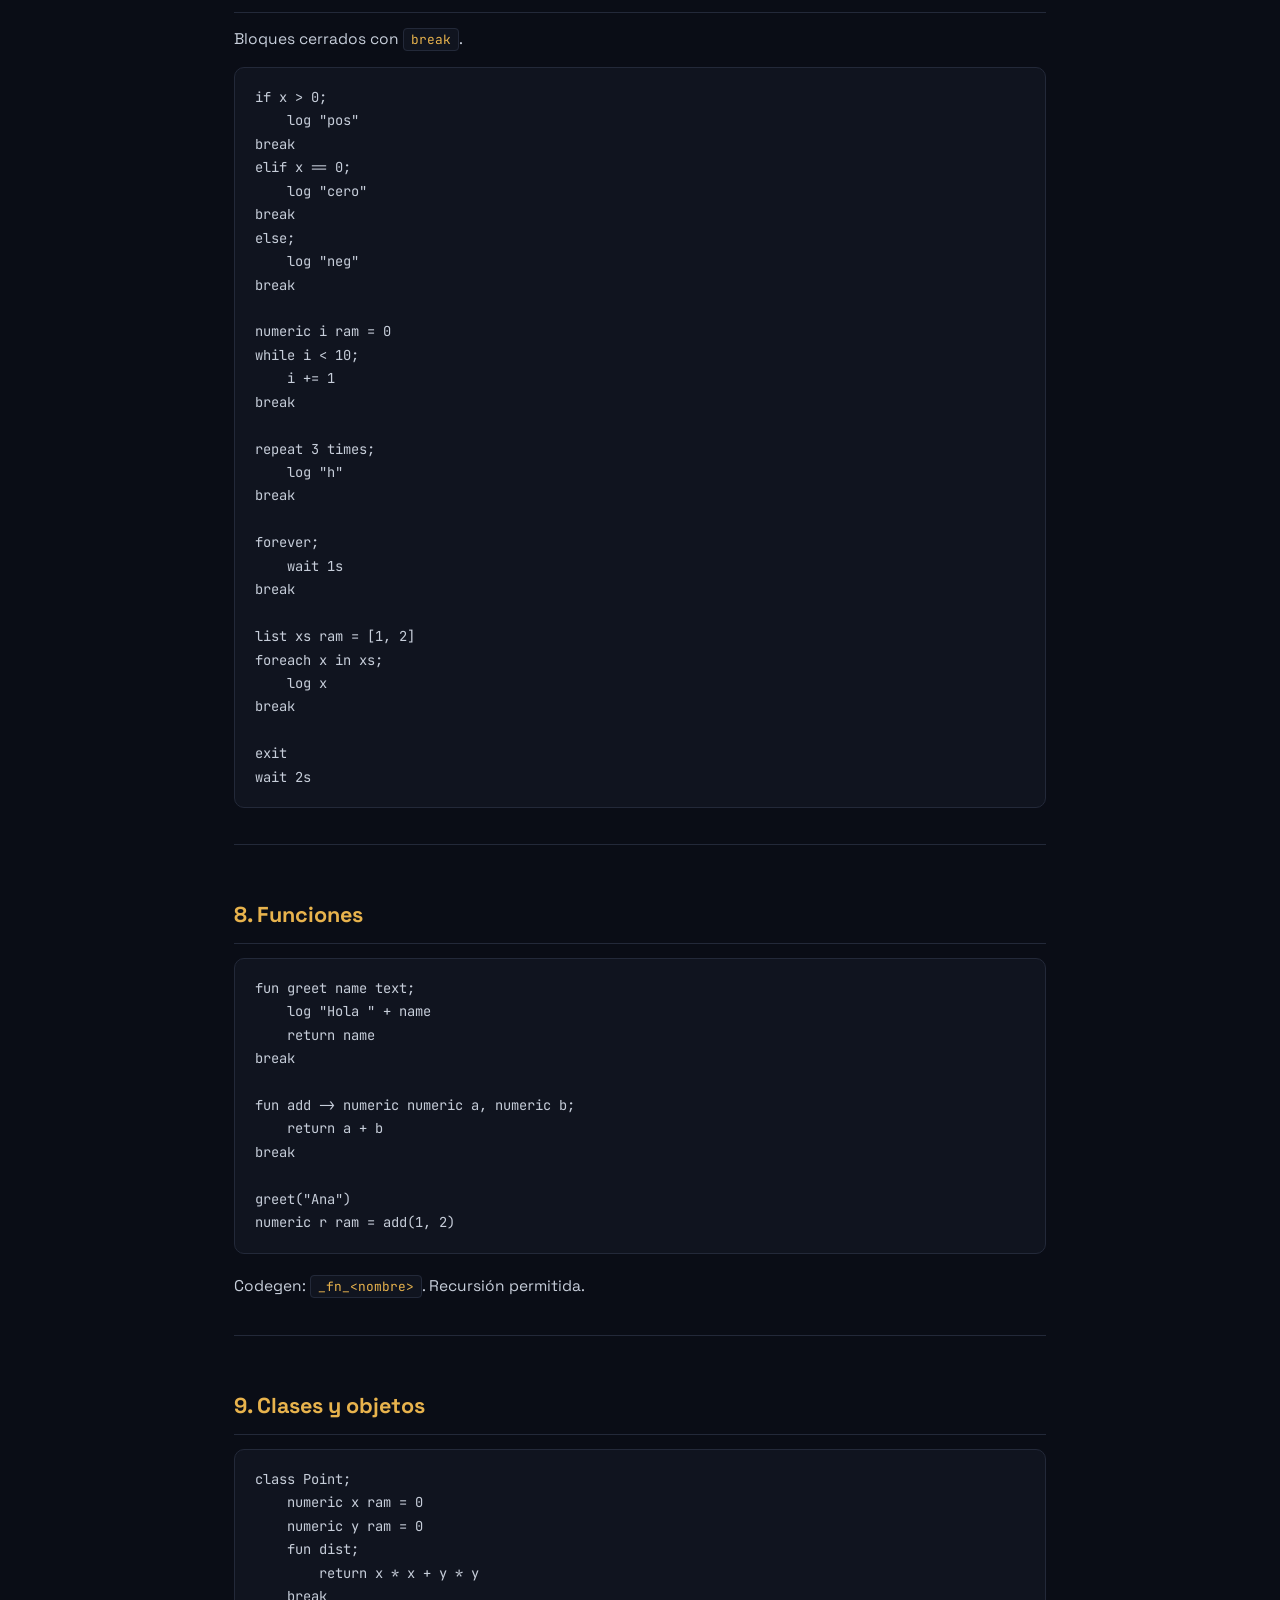
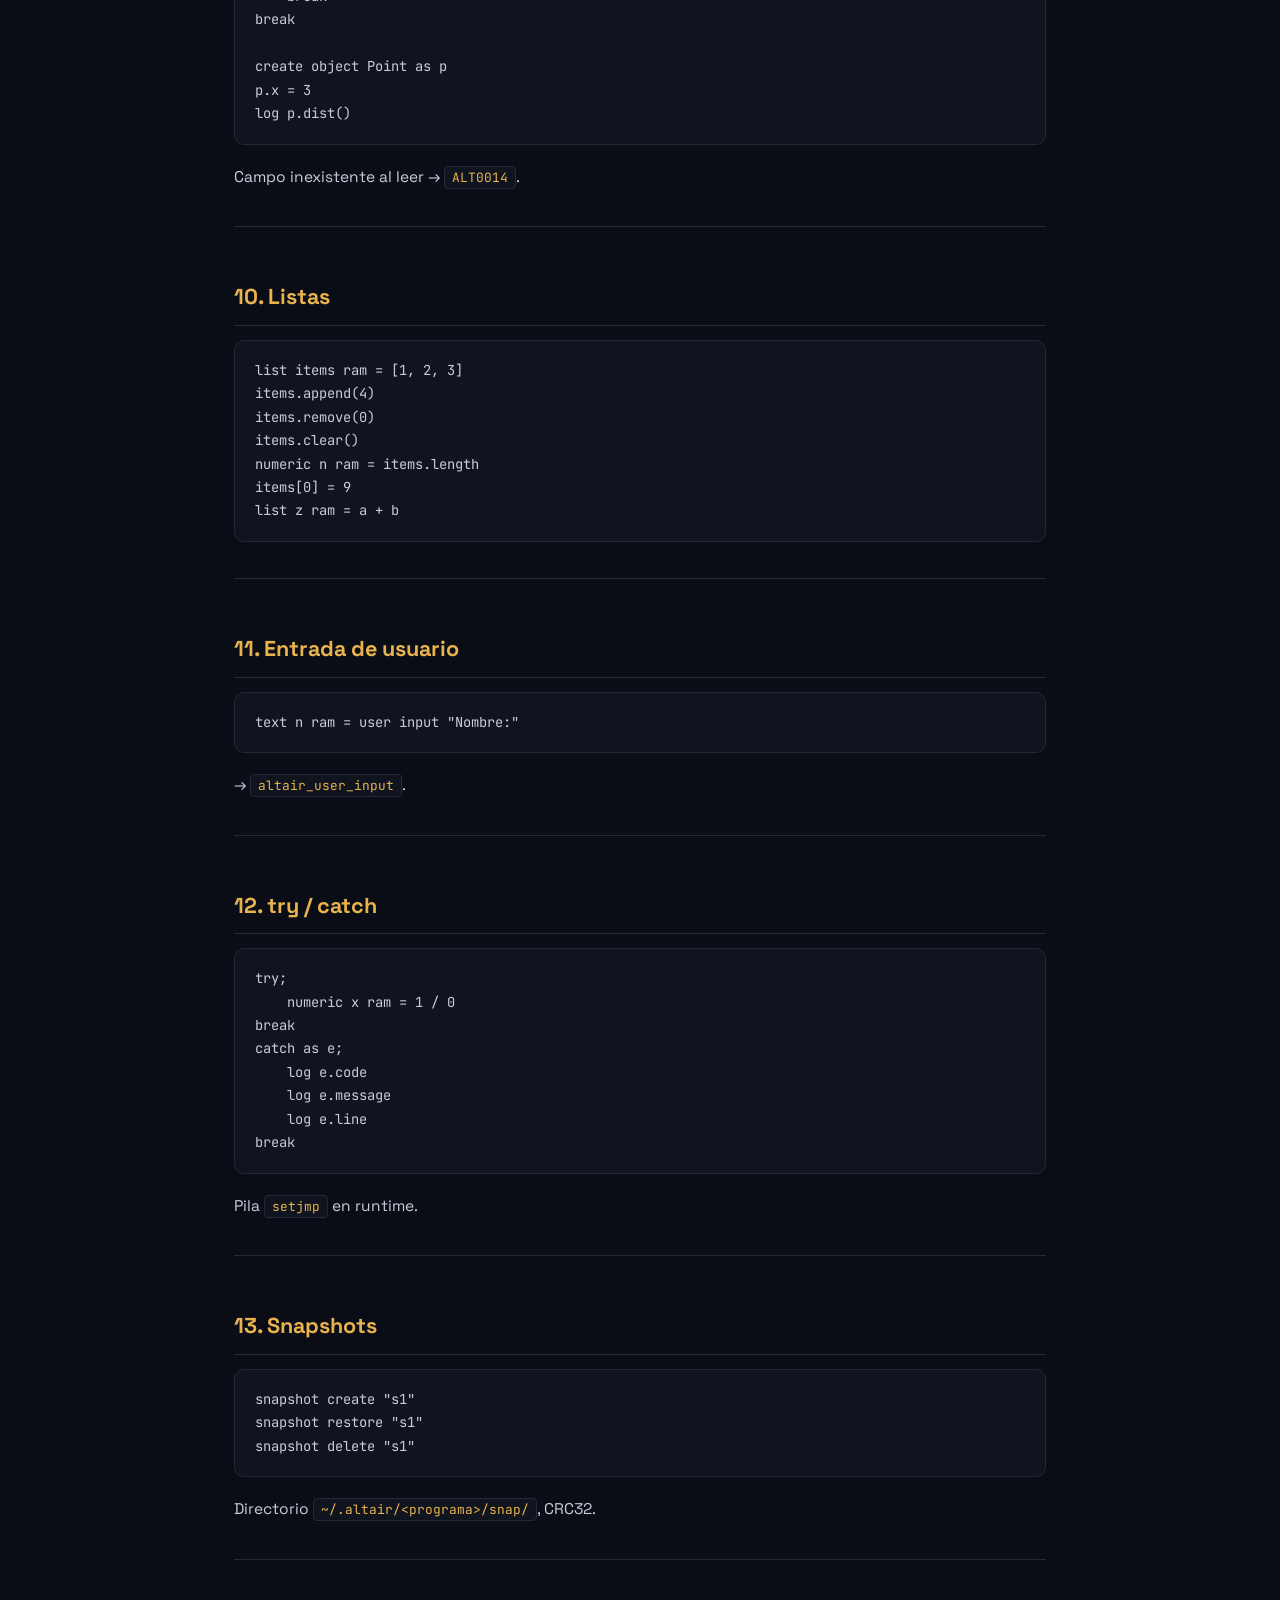
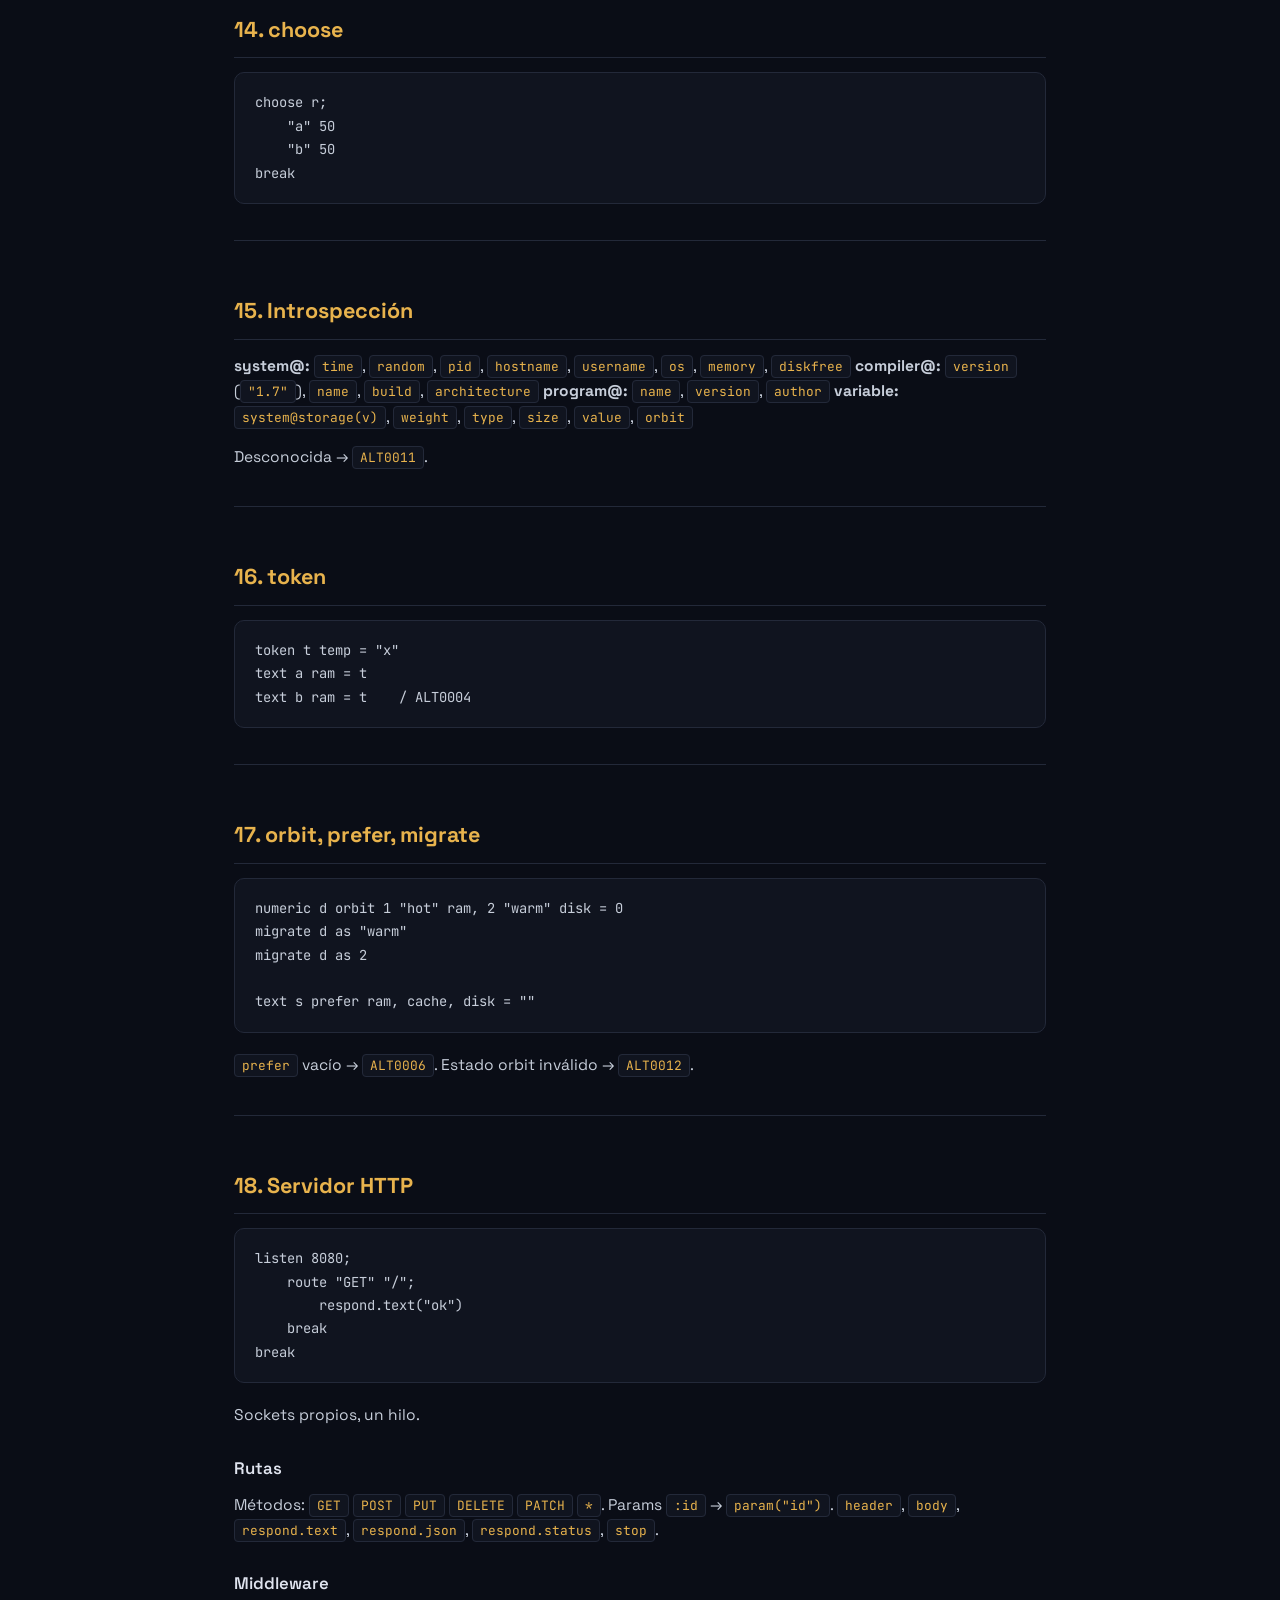
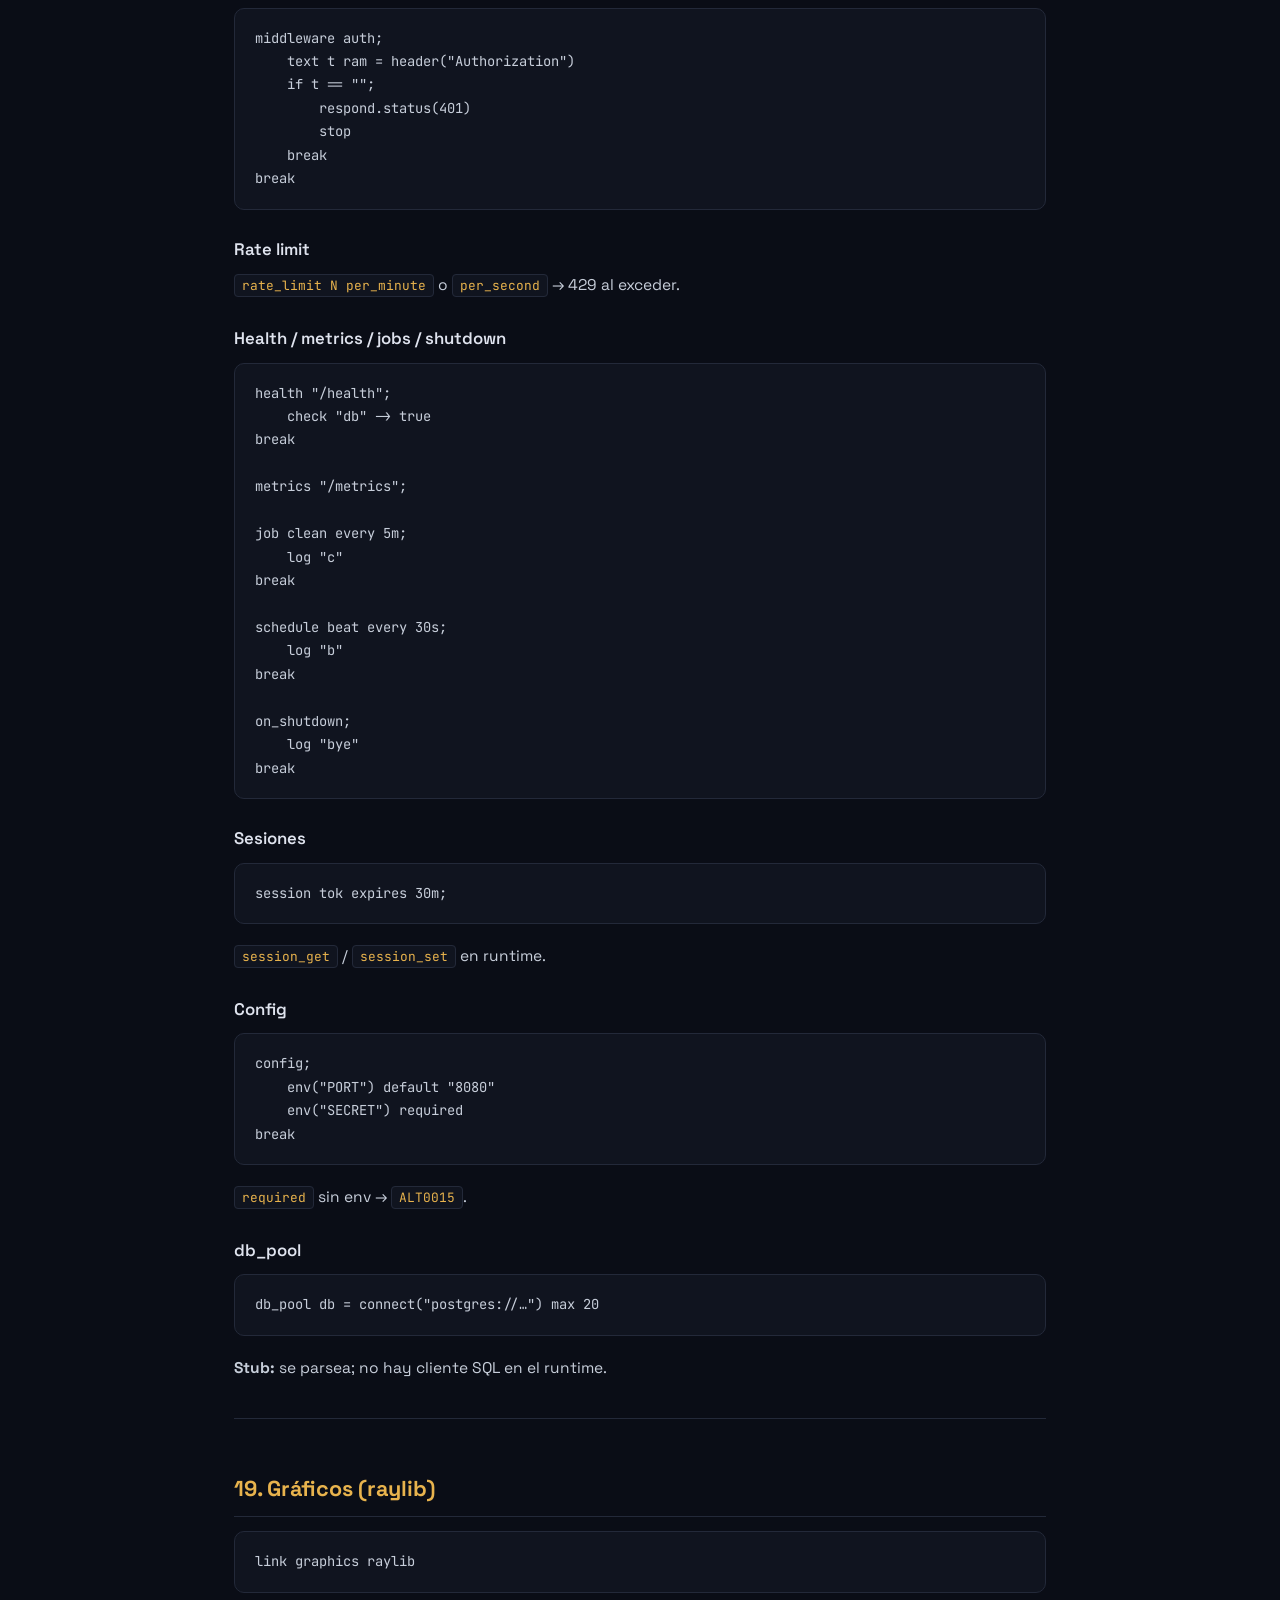
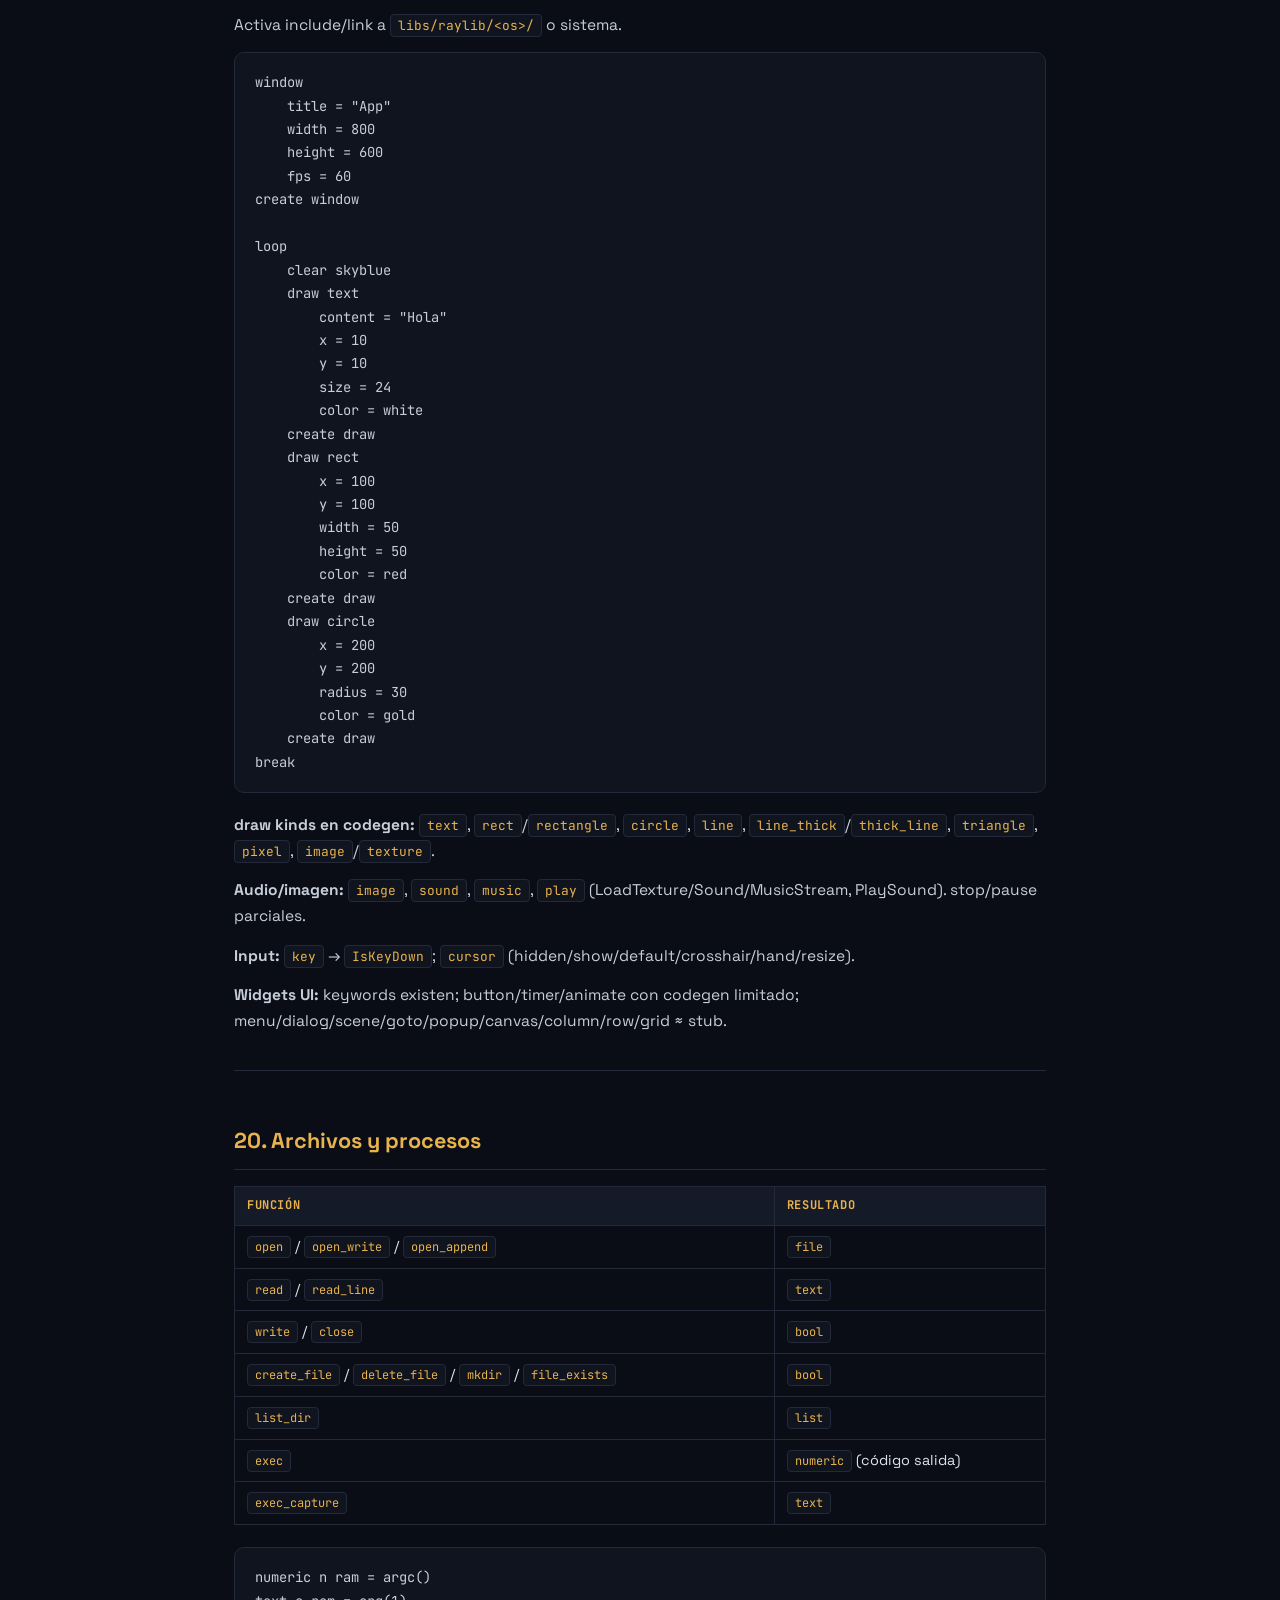
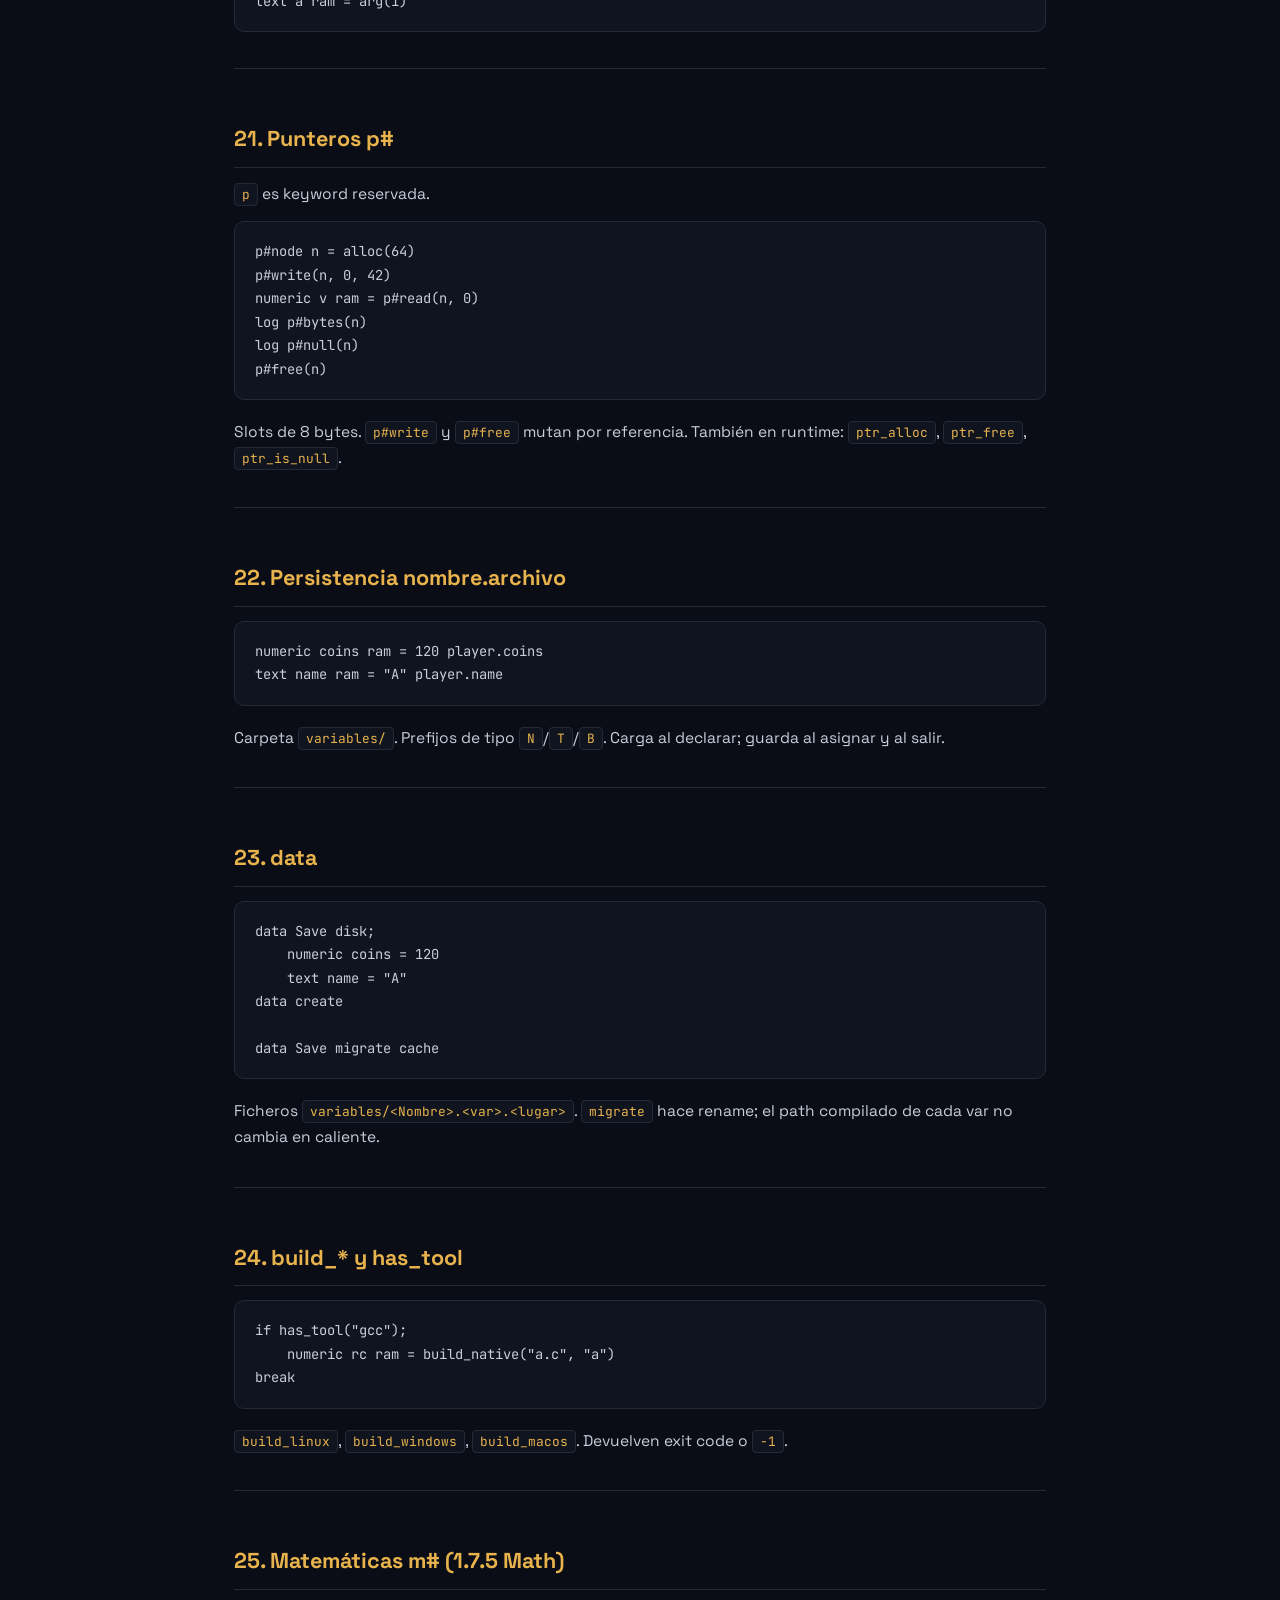
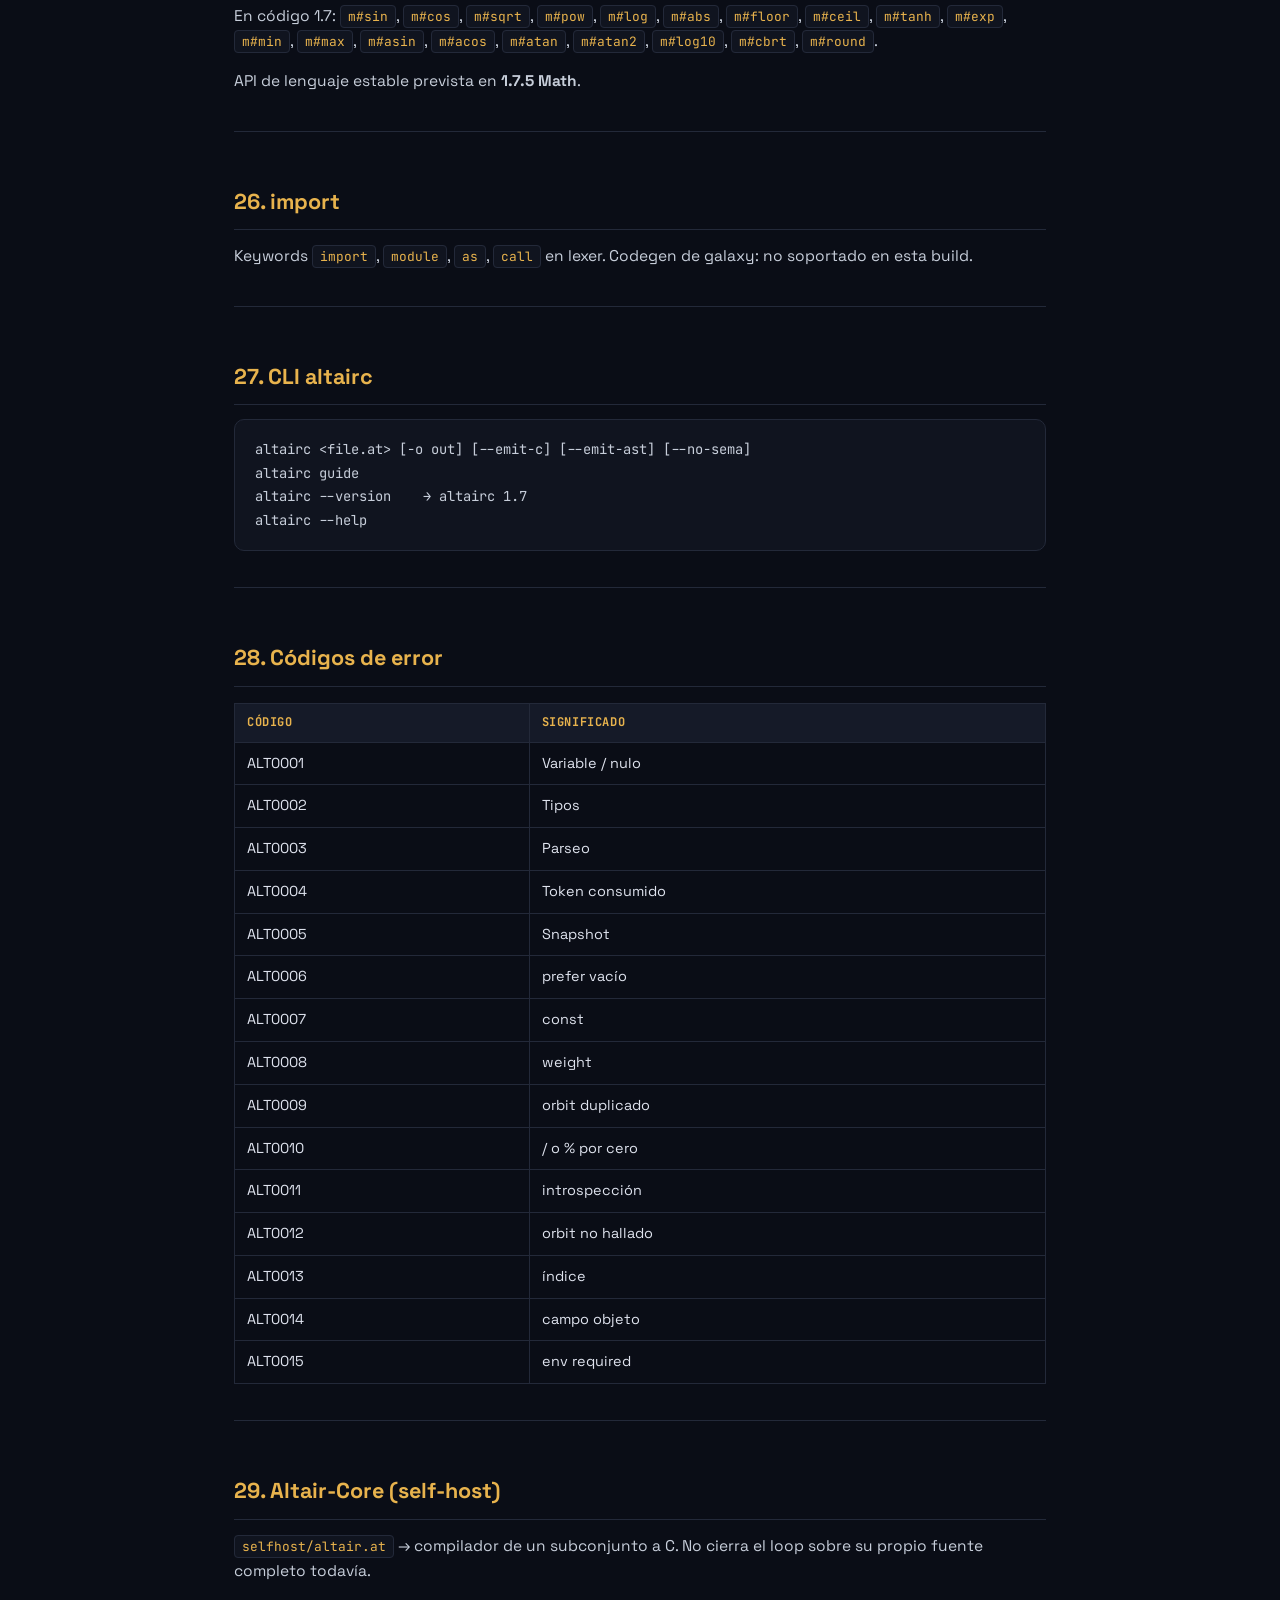
<file: docs/guia.html>
<!DOCTYPE html>
<html lang="es">
<head>
<meta charset="UTF-8">
<meta name="viewport" content="width=device-width, initial-scale=1.0">
<title>Altair 1.7vB — Referencia completa del lenguaje</title>
<meta name="description" content="Referencia completa de Altair 1.7vB generada desde el código fuente de altairc.">
<link rel="canonical" href="https://victios7.github.io/Altair/guia.html">
<link rel="icon" href="altair logo.png">
<link href="https://fonts.googleapis.com/css2?family=Space+Grotesk:wght@400;500;600;700&family=JetBrains+Mono:wght@400;500;600;700&display=swap" rel="stylesheet">
<style>
:root{--bg:#0a0d16;--bg-panel:#10141f;--bg-panel-2:#151a28;--line:#232939;--text:#dfe3ee;--text-dim:#838da3;--gold:#e8b34d;--ember:#ff6a3d;--font-display:'Space Grotesk',sans-serif;--font-mono:'JetBrains Mono',monospace}
*{box-sizing:border-box;margin:0;padding:0}
html{scroll-behavior:smooth}
body{background:var(--bg);color:var(--text);font-family:var(--font-display);line-height:1.65;min-height:100vh}
.wrap{max-width:860px;margin:0 auto;padding:0 24px 100px}
nav{display:flex;justify-content:space-between;align-items:center;padding:22px 0 30px;border-bottom:1px solid var(--line);margin-bottom:30px;flex-wrap:wrap;gap:14px}
.brand{font-weight:700;font-size:1.1rem;text-decoration:none;color:var(--text);display:flex;align-items:center;gap:8px}
.brand img{width:22px;height:22px;border-radius:50%}
.navlinks a{color:var(--text-dim);text-decoration:none;font-size:.88rem;font-family:var(--font-mono);margin-left:16px}
.navlinks a:hover{color:var(--gold)}
h1{font-size:2.1rem;font-weight:700;margin-bottom:12px;line-height:1.25}
.subtitle{color:var(--text-dim);margin-bottom:28px}
h2{font-size:1.35rem;font-weight:700;margin-top:52px;margin-bottom:14px;color:var(--gold);border-bottom:1px solid var(--line);padding-bottom:10px;scroll-margin-top:20px}
h3{font-size:1.05rem;font-weight:600;margin-top:26px;margin-bottom:10px;scroll-margin-top:20px}
p{color:#c7ceda;font-size:.97rem;margin-bottom:14px}
li{color:#c7ceda;font-size:.97rem;margin-bottom:6px}
ul,ol{padding-left:22px;margin-bottom:14px}
a{color:var(--gold);text-decoration:none}
a:hover{text-decoration:underline}
code{font-family:var(--font-mono);background:var(--bg-panel);border:1px solid var(--line);border-radius:4px;padding:2px 7px;font-size:.83em;color:var(--gold)}
pre{background:var(--bg-panel);border:1px solid var(--line);border-radius:10px;padding:18px 20px;overflow-x:auto;margin-bottom:20px}
pre code{background:none;border:none;padding:0;color:#c7ceda;font-size:.86rem;line-height:1.7}
table{border-collapse:collapse;width:100%;margin:16px 0 22px;font-size:.9rem}
th,td{border:1px solid var(--line);padding:9px 12px;text-align:left;vertical-align:top}
th{color:var(--gold);font-family:var(--font-mono);font-size:.75rem;background:var(--bg-panel-2);text-transform:uppercase;letter-spacing:.05em}
blockquote{border-left:3px solid var(--gold);margin:18px 0;padding:10px 18px;background:var(--bg-panel);border-radius:0 8px 8px 0}
blockquote p{margin:0 0 8px;color:var(--text-dim)}
blockquote p:last-child{margin:0}
.eyebrow{font-family:var(--font-mono);font-size:.75rem;color:var(--gold);letter-spacing:.14em;text-transform:uppercase;margin-bottom:12px}
.badge{display:inline-block;font-family:var(--font-mono);font-size:.72rem;padding:3px 10px;border-radius:20px;background:linear-gradient(135deg,var(--gold),var(--ember));color:#160b02;font-weight:700;margin-left:10px;vertical-align:middle}
.toc{background:var(--bg-panel);border:1px solid var(--line);border-radius:12px;padding:24px 28px;margin:24px 0 40px}
.toc h3{margin:0 0 14px;font-size:.95rem;color:var(--text-dim);font-family:var(--font-mono);text-transform:uppercase;letter-spacing:.08em;border:none;padding:0}
.toc ol{column-count:2;column-gap:24px;margin:0;padding-left:20px}
.toc li{font-size:.87rem;margin-bottom:6px}
.toc a{color:var(--text-dim)}
.toc a:hover{color:var(--gold);text-decoration:none}
@media(max-width:600px){.toc ol{column-count:1}}
hr{border:none;border-top:1px solid var(--line);margin:36px 0}
footer{margin-top:70px;padding-top:22px;border-top:1px solid var(--line);color:var(--text-dim);font-size:.82rem;display:flex;justify-content:space-between;flex-wrap:wrap;gap:8px}
</style>
</head>
<body>
<div class="wrap">
<nav>
  <a class="brand" href="index.html"><img src="altair logo.png" alt=""> Altair Lang</a>
  <div class="navlinks">
    <a href="community/index.html">Community</a>
    <a href="community/playground.html">Playground</a>
    <a href="index.html">&larr; Inicio</a>
  </div>
</nav>
<div class="eyebrow">✦ Referencia del lenguaje</div>
<h1>Altair Language Reference <span class="badge">v1.7vB</span></h1>
<p class="subtitle">Documentación en español a partir del código C de <code>altairc</code> y <code>altair_rt</code>. Sin inventar sintaxis.</p>
<div class="toc"><h3>Índice</h3><ol><li><a href="#1-pipeline">1. Pipeline</a></li><li><a href="#2-cabecera-de-programa">2. Cabecera de programa</a></li><li><a href="#3-comentarios">3. Comentarios</a></li><li><a href="#4-declaración-de-variables">4. Declaración de variables</a></li><li><a href="#5-tipos">5. Tipos</a></li><li><a href="#6-operadores">6. Operadores</a></li><li><a href="#7-control-de-flujo">7. Control de flujo</a></li><li><a href="#8-funciones">8. Funciones</a></li><li><a href="#9-clases-y-objetos">9. Clases y objetos</a></li><li><a href="#10-listas">10. Listas</a></li><li><a href="#11-entrada-de-usuario">11. Entrada de usuario</a></li><li><a href="#12-try-catch">12. try / catch</a></li><li><a href="#13-snapshots">13. Snapshots</a></li><li><a href="#14-choose">14. choose</a></li><li><a href="#15-introspección">15. Introspección</a></li><li><a href="#16-token">16. token</a></li><li><a href="#17-orbit-prefer-migrate">17. orbit, prefer, migrate</a></li><li><a href="#18-servidor-http">18. Servidor HTTP</a></li><li><a href="#19-gráficos-raylib">19. Gráficos (raylib)</a></li><li><a href="#20-archivos-y-procesos">20. Archivos y procesos</a></li><li><a href="#21-punteros-p">21. Punteros p#</a></li><li><a href="#22-persistencia-nombrearchivo">22. Persistencia nombre.archivo</a></li><li><a href="#23-data">23. data</a></li><li><a href="#24-build_-y-has_tool">24. build_* y has_tool</a></li><li><a href="#25-matemáticas-m-175-math">25. Matemáticas m# (1.7.5 Math)</a></li><li><a href="#26-import">26. import</a></li><li><a href="#27-cli-altairc">27. CLI altairc</a></li><li><a href="#28-códigos-de-error">28. Códigos de error</a></li><li><a href="#29-altair-core-self-host">29. Altair-Core (self-host)</a></li><li><a href="#30-inventario-rápido">30. Inventario rápido</a></li></ol></div>
<p><strong>Versión del lenguaje: 1.7vB</strong>   <strong>Compilador: altairc 1.7</strong> (<code>compiler@version</code> = <code>&quot;1.7&quot;</code>)   <strong>Fuente: código C del compilador y runtime</strong> (lexer, parser, sema, codegen, <code>altair_rt</code>)</p>
<p>Documenta todo lo que el binario implementa. No inventa sintaxis.   Los stubs y lo previsto para otra versión se marcan.</p>
<blockquote><p>**<code>m#</code> (matemáticas):** keyword <code>m</code>, parseo y <code>_fn_*</code> math <strong>están en el código 1.7</strong>. Se documentan aquí; la API estable de lenguaje se anuncia como <strong>Altair 1.7.5 Math</strong> (próximamente).</p></blockquote>
<hr />
<h2 id="1-pipeline">1. Pipeline</h2>
<pre><code>.at → lexer → parser → sema → codegen → .c → gcc/clang/MinGW → binario</code></pre>
<p>Runtime: <code>runtime/altair_rt.c</code> se compila junto al C generado. Sin VM.</p>
<hr />
<h2 id="2-cabecera-de-programa">2. Cabecera de programa</h2>
<p>Opcional:</p>
<pre><code class="language-altair">altair.doc;
    name = MyApp
    version = 1.0.0
    author = &quot;Autor&quot;
create altair.doc</code></pre>
<p>Campos: <code>name</code>, <code>version</code>, <code>author</code>. El resto del fichero es el cuerpo.</p>
<hr />
<h2 id="3-comentarios">3. Comentarios</h2>
<p><code>/</code> al inicio de línea (tras espacios), seguido de espacio/tab/fin de línea/letra → comentario hasta EOL.   El lexer no confunde <code>/</code> de división cuando el token anterior fue un valor.</p>
<hr />
<h2 id="4-declaración-de-variables">4. Declaración de variables</h2>
<p>Forma que documentamos (declaración por tipo):</p>
<pre><code class="language-altair">&lt;tipo&gt; &lt;nombre&gt; [= expresión] [storage | orbit | prefer] [cualificadores] [persistencia]</code></pre>
<pre><code class="language-altair">numeric count ram = 0
text name disk = &quot;mundo&quot;
bool ok ram = true
list items ram
token code temp = &quot;ABC&quot;
file f ram = open(&quot;a.txt&quot;)</code></pre>
<p>Storage, orbit, prefer y cualificadores se reconocen tras el nombre / inicializador según el parser.</p>
<h3 id="storage">Storage</h3>
<table>
<thead><tr><th>Keyword</th><th>Runtime</th><th>Efecto</th></tr></thead><tbody>
<tr><td><code>ram</code></td><td><code>ALT_RAM</code></td><td>Memoria de proceso</td></tr>
<tr><td><code>disk</code></td><td><code>ALT_DISK</code></td><td>Persistente bajo <code>~/.altair/&lt;programa&gt;/disk/</code></td></tr>
<tr><td><code>cache</code></td><td><code>ALT_CACHE</code></td><td>Persistente con TTL opcional</td></tr>
<tr><td><code>temp</code></td><td><code>ALT_TEMP</code></td><td>Se limpia al liberar</td></tr>
<tr><td><code>auto</code></td><td><code>ALT_AUTO</code></td><td>El runtime elige</td></tr>
</tbody></table>
<p>Si <strong>no</strong> se escribe storage, el parser pone <code>STOR_AUTO</code> (no es error).</p>
<h3 id="cualificadores">Cualificadores</h3>
<ul><li><code>const</code> — no reasignable (<code>ALT0007</code>)</li><li><code>expire=&lt;dur&gt;</code> — <code>30s</code>, <code>5m</code>, <code>2h</code>, …</li><li><code>weight=&lt;n&gt;</code> — entero ≥ 0</li></ul>
<pre><code class="language-altair">numeric pi const ram = 3.14159
text sess cache expire=30m = &quot;&quot;</code></pre>
<h3 id="asignación">Asignación</h3>
<pre><code class="language-altair">count = count + 1
count += 10
count -= 1
count *= 2
count /= 2
count %= 3</code></pre>
<h3 id="release">release</h3>
<pre><code class="language-altair">text buf ram = &quot;x&quot;
release buf</code></pre>
<hr />
<h2 id="5-tipos">5. Tipos</h2>
<table>
<thead><tr><th>Tipo</th><th>Representación</th><th>Notas</th></tr></thead><tbody>
<tr><td><code>numeric</code></td><td><code>double</code></td><td></td></tr>
<tr><td><code>text</code></td><td>cadena</td><td><code>+</code> concatena si hay texto</td></tr>
<tr><td><code>bool</code></td><td>true/false</td><td></td></tr>
<tr><td><code>list</code></td><td>lista dinámica</td><td></td></tr>
<tr><td><code>object</code></td><td>instancia de clase</td><td></td></tr>
<tr><td><code>token</code></td><td>un solo uso</td><td></td></tr>
<tr><td><code>char</code></td><td>alias de <code>text</code></td><td></td></tr>
<tr><td><code>file</code></td><td><code>FILE*</code></td><td></td></tr>
<tr><td><code>p#Tipo</code></td><td>puntero crudo</td><td></td></tr>
</tbody></table>
<p>AST también tiene tipos gráficos: imagen, sonido, música, color (raylib).</p>
<h3 id="indexado-y-longitud">Indexado y longitud</h3>
<pre><code class="language-altair">text s ram = &quot;abc&quot;
log s[0]
log length(s)</code></pre>
<p>Fuera de rango → <code>ALT0013</code>.</p>
<h3 id="tonum">tonum</h3>
<pre><code class="language-altair">text t ram = &quot;42&quot;
numeric v ram = tonum(t)</code></pre>
<p><code>0 + t</code> concatena (queda texto), no convierte.</p>
<hr />
<h2 id="6-operadores">6. Operadores</h2>
<p><strong>Aritméticos:</strong> <code>+ - * / %</code> y <code>-</code> unario.   <strong>Comparación:</strong> <code>== != &lt; &gt; &lt;= &gt;=</code>   <strong>Lógicos:</strong> <code>&amp;&amp; || !</code>   <strong>Bitwise:</strong> <code>&amp; | ^ ~ &lt;&lt; &gt;&gt;</code> (solo numeric; helpers <code>altair_band</code> … <code>altair_shr</code>)   <strong>Compuestos:</strong> <code>+= -= *= /= %=</code></p>
<p>Precedencia (mayor a menor): unarios → <code>* / %</code> → <code>+ -</code> → shifts → <code>&amp;</code> → <code>^</code> → <code>|</code> → relacionales → igualdad → <code>&amp;&amp;</code> → <code>||</code>.</p>
<hr />
<h2 id="7-control-de-flujo">7. Control de flujo</h2>
<p>Bloques cerrados con <code>break</code>.</p>
<pre><code class="language-altair">if x &gt; 0;
    log &quot;pos&quot;
break
elif x == 0;
    log &quot;cero&quot;
break
else;
    log &quot;neg&quot;
break

numeric i ram = 0
while i &lt; 10;
    i += 1
break

repeat 3 times;
    log &quot;h&quot;
break

forever;
    wait 1s
break

list xs ram = [1, 2]
foreach x in xs;
    log x
break

exit
wait 2s</code></pre>
<hr />
<h2 id="8-funciones">8. Funciones</h2>
<pre><code class="language-altair">fun greet name text;
    log &quot;Hola &quot; + name
    return name
break

fun add -&gt; numeric numeric a, numeric b;
    return a + b
break

greet(&quot;Ana&quot;)
numeric r ram = add(1, 2)</code></pre>
<p>Codegen: <code>_fn_&lt;nombre&gt;</code>. Recursión permitida.</p>
<hr />
<h2 id="9-clases-y-objetos">9. Clases y objetos</h2>
<pre><code class="language-altair">class Point;
    numeric x ram = 0
    numeric y ram = 0
    fun dist;
        return x * x + y * y
    break
break

create object Point as p
p.x = 3
log p.dist()</code></pre>
<p>Campo inexistente al leer → <code>ALT0014</code>.</p>
<hr />
<h2 id="10-listas">10. Listas</h2>
<pre><code class="language-altair">list items ram = [1, 2, 3]
items.append(4)
items.remove(0)
items.clear()
numeric n ram = items.length
items[0] = 9
list z ram = a + b</code></pre>
<hr />
<h2 id="11-entrada-de-usuario">11. Entrada de usuario</h2>
<pre><code class="language-altair">text n ram = user input &quot;Nombre:&quot;</code></pre>
<p>→ <code>altair_user_input</code>.</p>
<hr />
<h2 id="12-try-catch">12. try / catch</h2>
<pre><code class="language-altair">try;
    numeric x ram = 1 / 0
break
catch as e;
    log e.code
    log e.message
    log e.line
break</code></pre>
<p>Pila <code>setjmp</code> en runtime.</p>
<hr />
<h2 id="13-snapshots">13. Snapshots</h2>
<pre><code class="language-altair">snapshot create &quot;s1&quot;
snapshot restore &quot;s1&quot;
snapshot delete &quot;s1&quot;</code></pre>
<p>Directorio <code>~/.altair/&lt;programa&gt;/snap/</code>, CRC32.</p>
<hr />
<h2 id="14-choose">14. choose</h2>
<pre><code class="language-altair">choose r;
    &quot;a&quot; 50
    &quot;b&quot; 50
break</code></pre>
<hr />
<h2 id="15-introspección">15. Introspección</h2>
<p><strong>system@:</strong> <code>time</code>, <code>random</code>, <code>pid</code>, <code>hostname</code>, <code>username</code>, <code>os</code>, <code>memory</code>, <code>diskfree</code>   <strong>compiler@:</strong> <code>version</code> (<code>&quot;1.7&quot;</code>), <code>name</code>, <code>build</code>, <code>architecture</code>   <strong>program@:</strong> <code>name</code>, <code>version</code>, <code>author</code>   <strong>variable:</strong> <code>system@storage(v)</code>, <code>weight</code>, <code>type</code>, <code>size</code>, <code>value</code>, <code>orbit</code></p>
<p>Desconocida → <code>ALT0011</code>.</p>
<hr />
<h2 id="16-token">16. token</h2>
<pre><code class="language-altair">token t temp = &quot;x&quot;
text a ram = t
text b ram = t    / ALT0004</code></pre>
<hr />
<h2 id="17-orbit-prefer-migrate">17. orbit, prefer, migrate</h2>
<pre><code class="language-altair">numeric d orbit 1 &quot;hot&quot; ram, 2 &quot;warm&quot; disk = 0
migrate d as &quot;warm&quot;
migrate d as 2

text s prefer ram, cache, disk = &quot;&quot;</code></pre>
<p><code>prefer</code> vacío → <code>ALT0006</code>. Estado orbit inválido → <code>ALT0012</code>.</p>
<hr />
<h2 id="18-servidor-http">18. Servidor HTTP</h2>
<pre><code class="language-altair">listen 8080;
    route &quot;GET&quot; &quot;/&quot;;
        respond.text(&quot;ok&quot;)
    break
break</code></pre>
<p>Sockets propios, un hilo.</p>
<h3 id="rutas">Rutas</h3>
<p>Métodos: <code>GET</code> <code>POST</code> <code>PUT</code> <code>DELETE</code> <code>PATCH</code> <code>*</code>.   Params <code>:id</code> → <code>param(&quot;id&quot;)</code>.   <code>header</code>, <code>body</code>, <code>respond.text</code>, <code>respond.json</code>, <code>respond.status</code>, <code>stop</code>.</p>
<h3 id="middleware">Middleware</h3>
<pre><code class="language-altair">middleware auth;
    text t ram = header(&quot;Authorization&quot;)
    if t == &quot;&quot;;
        respond.status(401)
        stop
    break
break</code></pre>
<h3 id="rate-limit">Rate limit</h3>
<p><code>rate_limit N per_minute</code> o <code>per_second</code> → 429 al exceder.</p>
<h3 id="health-metrics-jobs-shutdown">Health / metrics / jobs / shutdown</h3>
<pre><code class="language-altair">health &quot;/health&quot;;
    check &quot;db&quot; -&gt; true
break

metrics &quot;/metrics&quot;;

job clean every 5m;
    log &quot;c&quot;
break

schedule beat every 30s;
    log &quot;b&quot;
break

on_shutdown;
    log &quot;bye&quot;
break</code></pre>
<h3 id="sesiones">Sesiones</h3>
<pre><code class="language-altair">session tok expires 30m;</code></pre>
<p><code>session_get</code> / <code>session_set</code> en runtime.</p>
<h3 id="config">Config</h3>
<pre><code class="language-altair">config;
    env(&quot;PORT&quot;) default &quot;8080&quot;
    env(&quot;SECRET&quot;) required
break</code></pre>
<p><code>required</code> sin env → <code>ALT0015</code>.</p>
<h3 id="db_pool">db_pool</h3>
<pre><code class="language-altair">db_pool db = connect(&quot;postgres://…&quot;) max 20</code></pre>
<p><strong>Stub:</strong> se parsea; no hay cliente SQL en el runtime.</p>
<hr />
<h2 id="19-gráficos-raylib">19. Gráficos (raylib)</h2>
<pre><code class="language-altair">link graphics raylib</code></pre>
<p>Activa include/link a <code>libs/raylib/&lt;os&gt;/</code> o sistema.</p>
<pre><code class="language-altair">window
    title = &quot;App&quot;
    width = 800
    height = 600
    fps = 60
create window

loop
    clear skyblue
    draw text
        content = &quot;Hola&quot;
        x = 10
        y = 10
        size = 24
        color = white
    create draw
    draw rect
        x = 100
        y = 100
        width = 50
        height = 50
        color = red
    create draw
    draw circle
        x = 200
        y = 200
        radius = 30
        color = gold
    create draw
break</code></pre>
<p><strong>draw kinds en codegen:</strong> <code>text</code>, <code>rect</code>/<code>rectangle</code>, <code>circle</code>, <code>line</code>, <code>line_thick</code>/<code>thick_line</code>, <code>triangle</code>, <code>pixel</code>, <code>image</code>/<code>texture</code>.</p>
<p><strong>Audio/imagen:</strong> <code>image</code>, <code>sound</code>, <code>music</code>, <code>play</code> (LoadTexture/Sound/MusicStream, PlaySound). stop/pause parciales.</p>
<p><strong>Input:</strong> <code>key</code> → <code>IsKeyDown</code>; <code>cursor</code> (hidden/show/default/crosshair/hand/resize).</p>
<p><strong>Widgets UI:</strong> keywords existen; button/timer/animate con codegen limitado; menu/dialog/scene/goto/popup/canvas/column/row/grid ≈ stub.</p>
<hr />
<h2 id="20-archivos-y-procesos">20. Archivos y procesos</h2>
<table>
<thead><tr><th>Función</th><th>Resultado</th></tr></thead><tbody>
<tr><td><code>open</code> / <code>open_write</code> / <code>open_append</code></td><td><code>file</code></td></tr>
<tr><td><code>read</code> / <code>read_line</code></td><td><code>text</code></td></tr>
<tr><td><code>write</code> / <code>close</code></td><td><code>bool</code></td></tr>
<tr><td><code>create_file</code> / <code>delete_file</code> / <code>mkdir</code> / <code>file_exists</code></td><td><code>bool</code></td></tr>
<tr><td><code>list_dir</code></td><td><code>list</code></td></tr>
<tr><td><code>exec</code></td><td><code>numeric</code> (código salida)</td></tr>
<tr><td><code>exec_capture</code></td><td><code>text</code></td></tr>
</tbody></table>
<pre><code class="language-altair">numeric n ram = argc()
text a ram = arg(1)</code></pre>
<hr />
<h2 id="21-punteros-p">21. Punteros p#</h2>
<p><code>p</code> es keyword reservada.</p>
<pre><code class="language-altair">p#node n = alloc(64)
p#write(n, 0, 42)
numeric v ram = p#read(n, 0)
log p#bytes(n)
log p#null(n)
p#free(n)</code></pre>
<p>Slots de 8 bytes. <code>p#write</code> y <code>p#free</code> mutan por referencia.   También en runtime: <code>ptr_alloc</code>, <code>ptr_free</code>, <code>ptr_is_null</code>.</p>
<hr />
<h2 id="22-persistencia-nombrearchivo">22. Persistencia nombre.archivo</h2>
<pre><code class="language-altair">numeric coins ram = 120 player.coins
text name ram = &quot;A&quot; player.name</code></pre>
<p>Carpeta <code>variables/</code>. Prefijos de tipo <code>N</code>/<code>T</code>/<code>B</code>. Carga al declarar; guarda al asignar y al salir.</p>
<hr />
<h2 id="23-data">23. data</h2>
<pre><code class="language-altair">data Save disk;
    numeric coins = 120
    text name = &quot;A&quot;
data create

data Save migrate cache</code></pre>
<p>Ficheros <code>variables/&lt;Nombre&gt;.&lt;var&gt;.&lt;lugar&gt;</code>.   <code>migrate</code> hace rename; el path compilado de cada var no cambia en caliente.</p>
<hr />
<h2 id="24-build_-y-has_tool">24. build_* y has_tool</h2>
<pre><code class="language-altair">if has_tool(&quot;gcc&quot;);
    numeric rc ram = build_native(&quot;a.c&quot;, &quot;a&quot;)
break</code></pre>
<p><code>build_linux</code>, <code>build_windows</code>, <code>build_macos</code>. Devuelven exit code o <code>-1</code>.</p>
<hr />
<h2 id="25-matemáticas-m-175-math">25. Matemáticas m# (1.7.5 Math)</h2>
<p>En código 1.7: <code>m#sin</code>, <code>m#cos</code>, <code>m#sqrt</code>, <code>m#pow</code>, <code>m#log</code>, <code>m#abs</code>, <code>m#floor</code>, <code>m#ceil</code>, <code>m#tanh</code>, <code>m#exp</code>, <code>m#min</code>, <code>m#max</code>, <code>m#asin</code>, <code>m#acos</code>, <code>m#atan</code>, <code>m#atan2</code>, <code>m#log10</code>, <code>m#cbrt</code>, <code>m#round</code>.</p>
<p>API de lenguaje estable prevista en <strong>1.7.5 Math</strong>.</p>
<hr />
<h2 id="26-import">26. import</h2>
<p>Keywords <code>import</code>, <code>module</code>, <code>as</code>, <code>call</code> en lexer.   Codegen de galaxy: no soportado en esta build.</p>
<hr />
<h2 id="27-cli-altairc">27. CLI altairc</h2>
<pre><code>altairc &lt;file.at&gt; [-o out] [--emit-c] [--emit-ast] [--no-sema]
altairc guide
altairc --version    → altairc 1.7
altairc --help</code></pre>
<hr />
<h2 id="28-códigos-de-error">28. Códigos de error</h2>
<table>
<thead><tr><th>Código</th><th>Significado</th></tr></thead><tbody>
<tr><td>ALT0001</td><td>Variable / nulo</td></tr>
<tr><td>ALT0002</td><td>Tipos</td></tr>
<tr><td>ALT0003</td><td>Parseo</td></tr>
<tr><td>ALT0004</td><td>Token consumido</td></tr>
<tr><td>ALT0005</td><td>Snapshot</td></tr>
<tr><td>ALT0006</td><td>prefer vacío</td></tr>
<tr><td>ALT0007</td><td>const</td></tr>
<tr><td>ALT0008</td><td>weight</td></tr>
<tr><td>ALT0009</td><td>orbit duplicado</td></tr>
<tr><td>ALT0010</td><td>/ o % por cero</td></tr>
<tr><td>ALT0011</td><td>introspección</td></tr>
<tr><td>ALT0012</td><td>orbit no hallado</td></tr>
<tr><td>ALT0013</td><td>índice</td></tr>
<tr><td>ALT0014</td><td>campo objeto</td></tr>
<tr><td>ALT0015</td><td>env required</td></tr>
</tbody></table>
<hr />
<h2 id="29-altair-core-self-host">29. Altair-Core (self-host)</h2>
<p><code>selfhost/altair.at</code> → compilador de un subconjunto a C.   No cierra el loop sobre su propio fuente completo todavía.</p>
<hr />
<h2 id="30-inventario-rápido">30. Inventario rápido</h2>
<table>
<thead><tr><th>Feature</th><th>Código 1.7vB</th></tr></thead><tbody>
<tr><td>Declaración por tipo</td><td>Sí</td></tr>
<tr><td>Storage omitido → AUTO</td><td>Sí</td></tr>
<tr><td>Tipos + list/object/token/file/p#</td><td>Sí</td></tr>
<tr><td>HTTP stack</td><td>Sí</td></tr>
<tr><td>db_pool</td><td>Stub</td></tr>
<tr><td>Persistencia + data</td><td>Sí (límite migrate)</td></tr>
<tr><td>raylib draw listado</td><td>Sí (falta lib vendored a menudo)</td></tr>
<tr><td>widgets avanzados</td><td>Stub</td></tr>
<tr><td>build_*</td><td>Sí</td></tr>
<tr><td>m# math</td><td>En código; estable 1.7.5 Math</td></tr>
<tr><td>import real</td><td>No</td></tr>
<tr><td>async / safe block</td><td>No</td></tr>
</tbody></table>
<hr />
<p><em>Referencia generada desde el código C de altairc / altair_rt. Versión 1.7vB.</em></p>
<footer>
  <span>Altair — <a href="https://github.com/victios7/Altair" target="_blank">github.com/victios7/Altair</a></span>
  <span>1.7vB · <code>m#</code>: 1.7.5 Math (próximamente)</span>
</footer>
</div>
</body>
</html>
</file>
